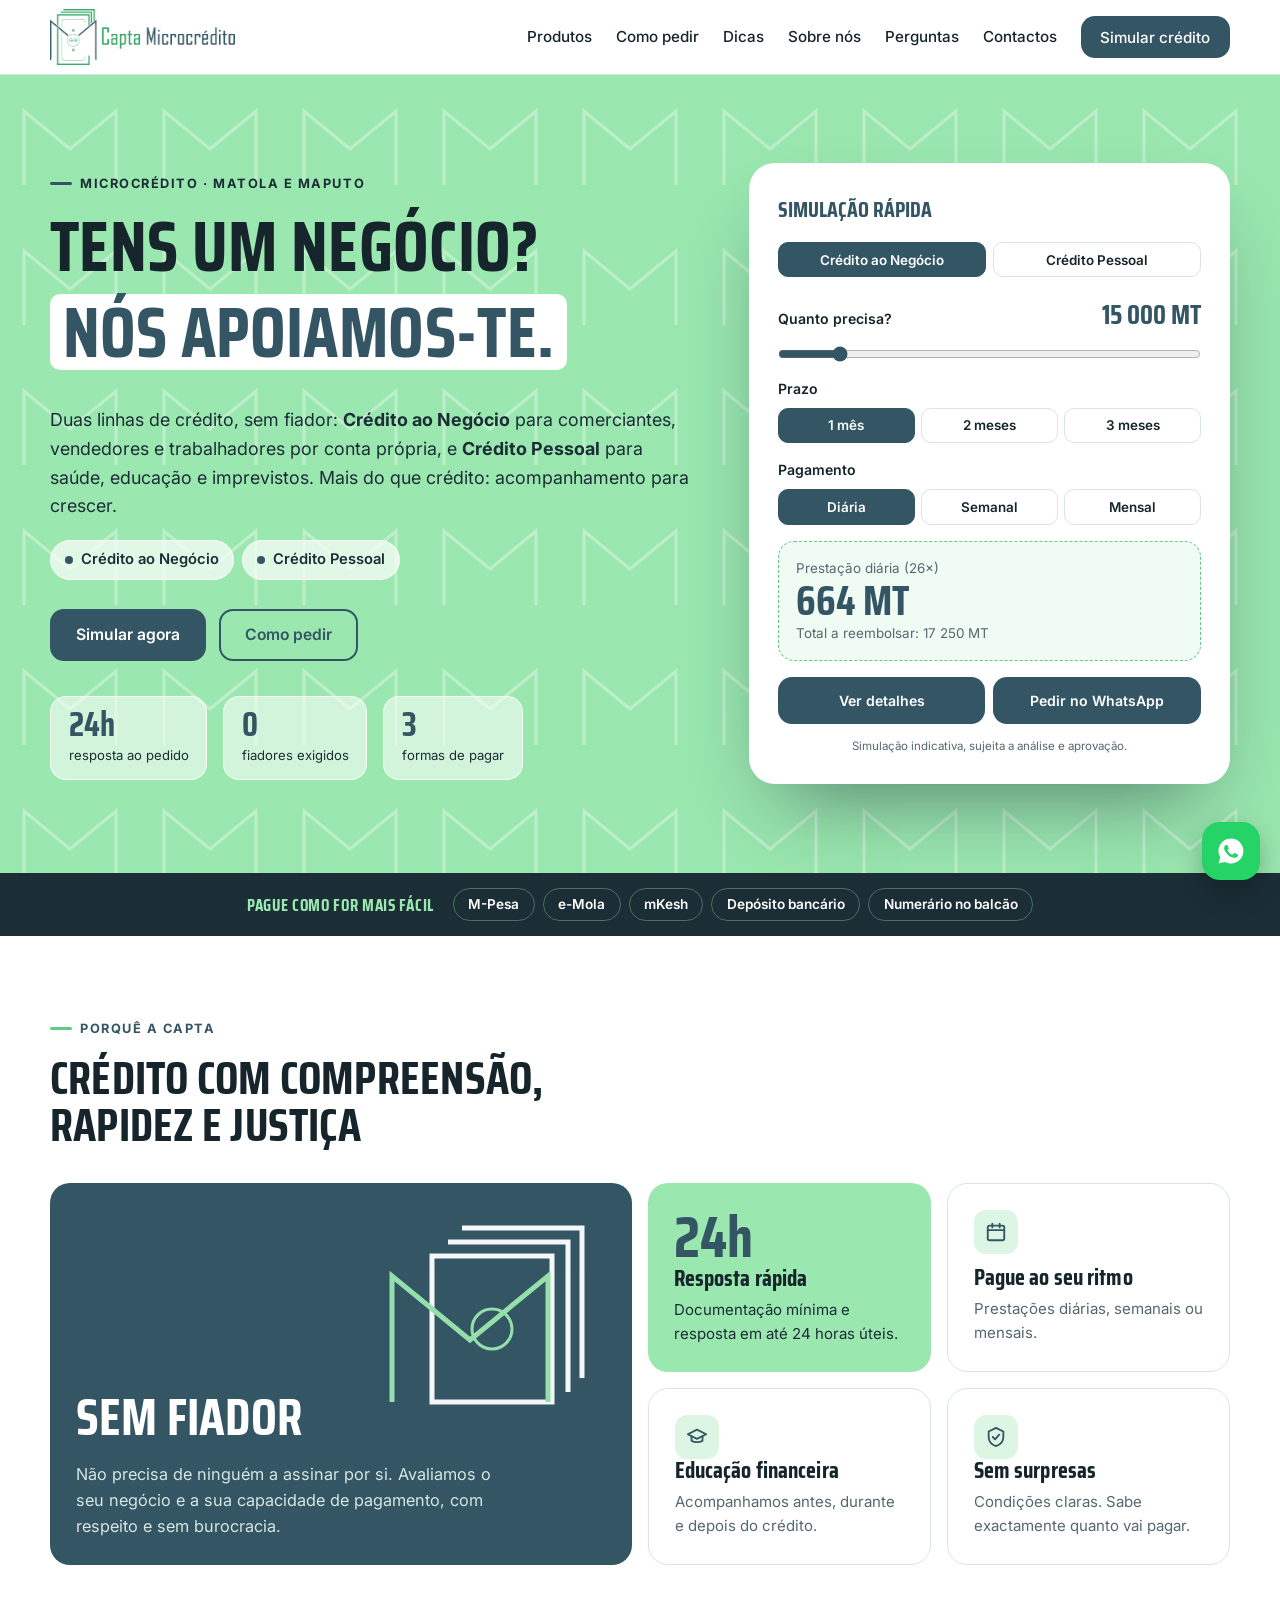
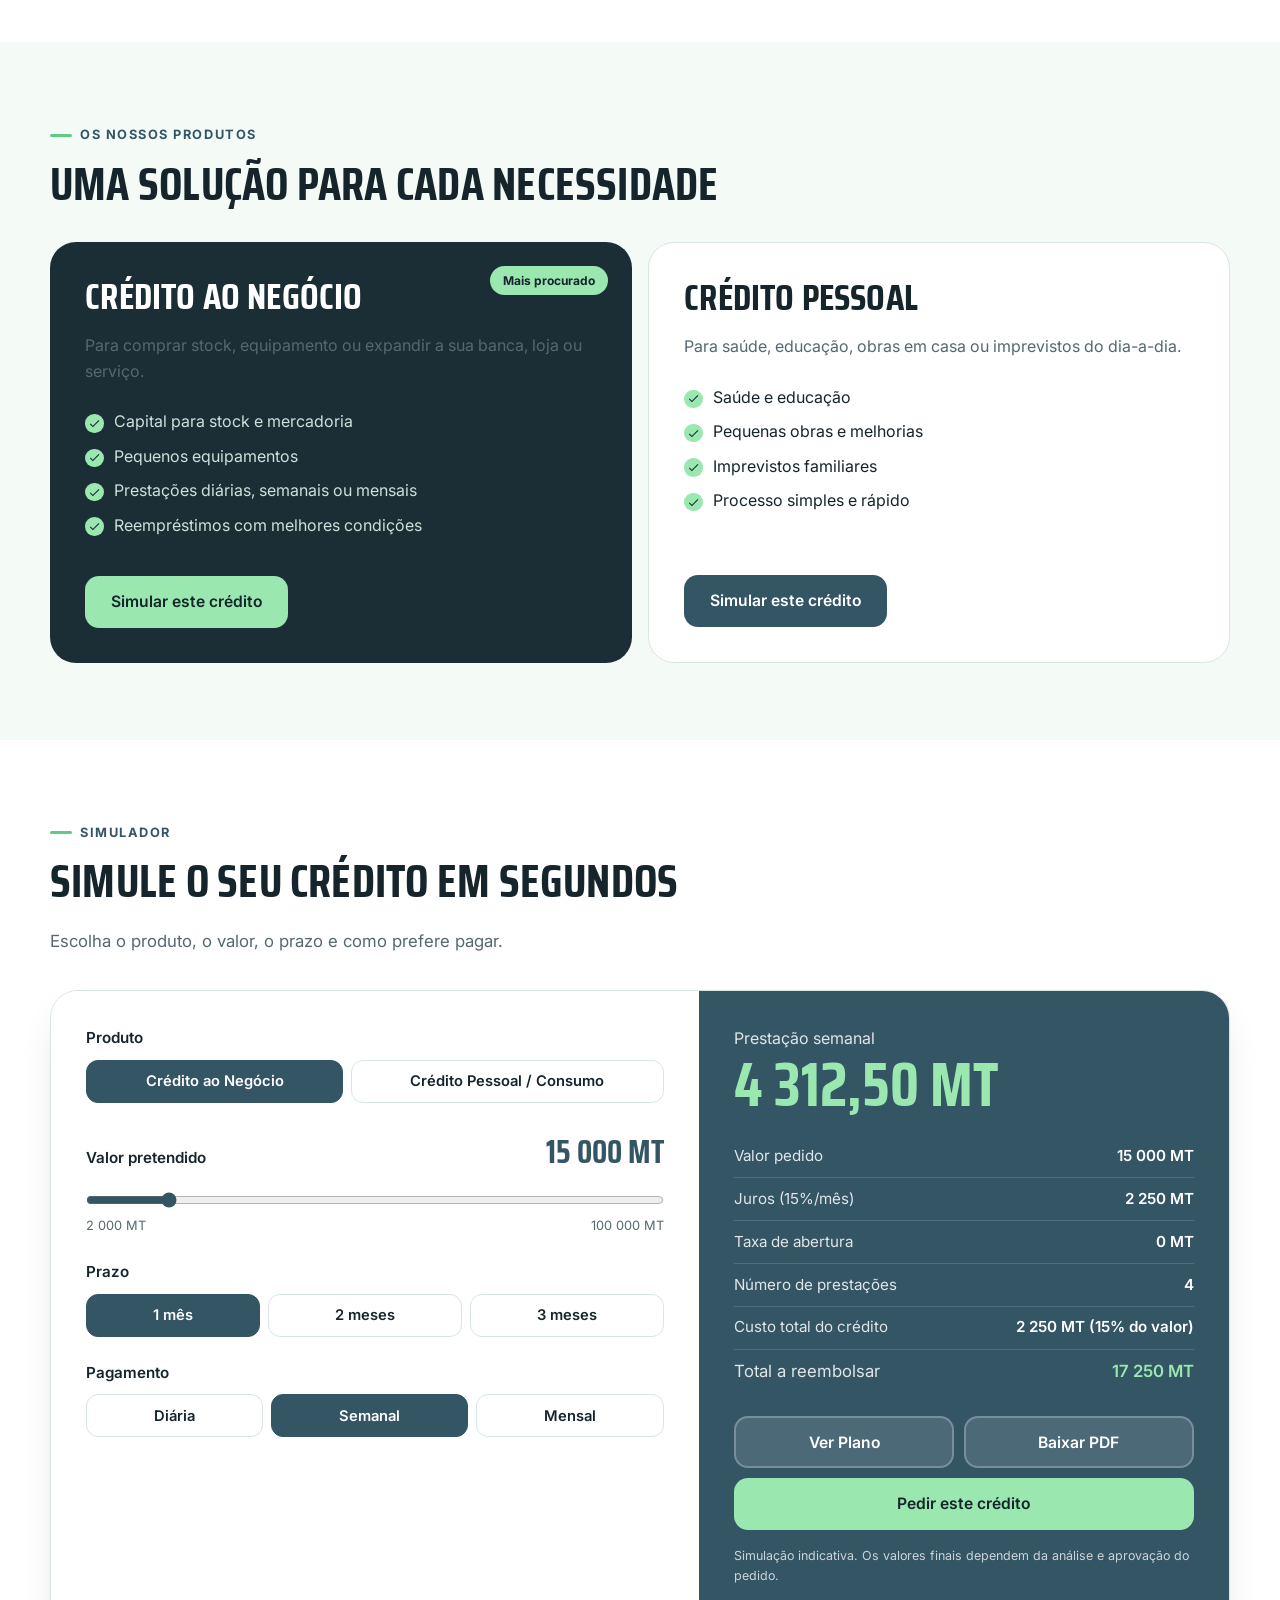
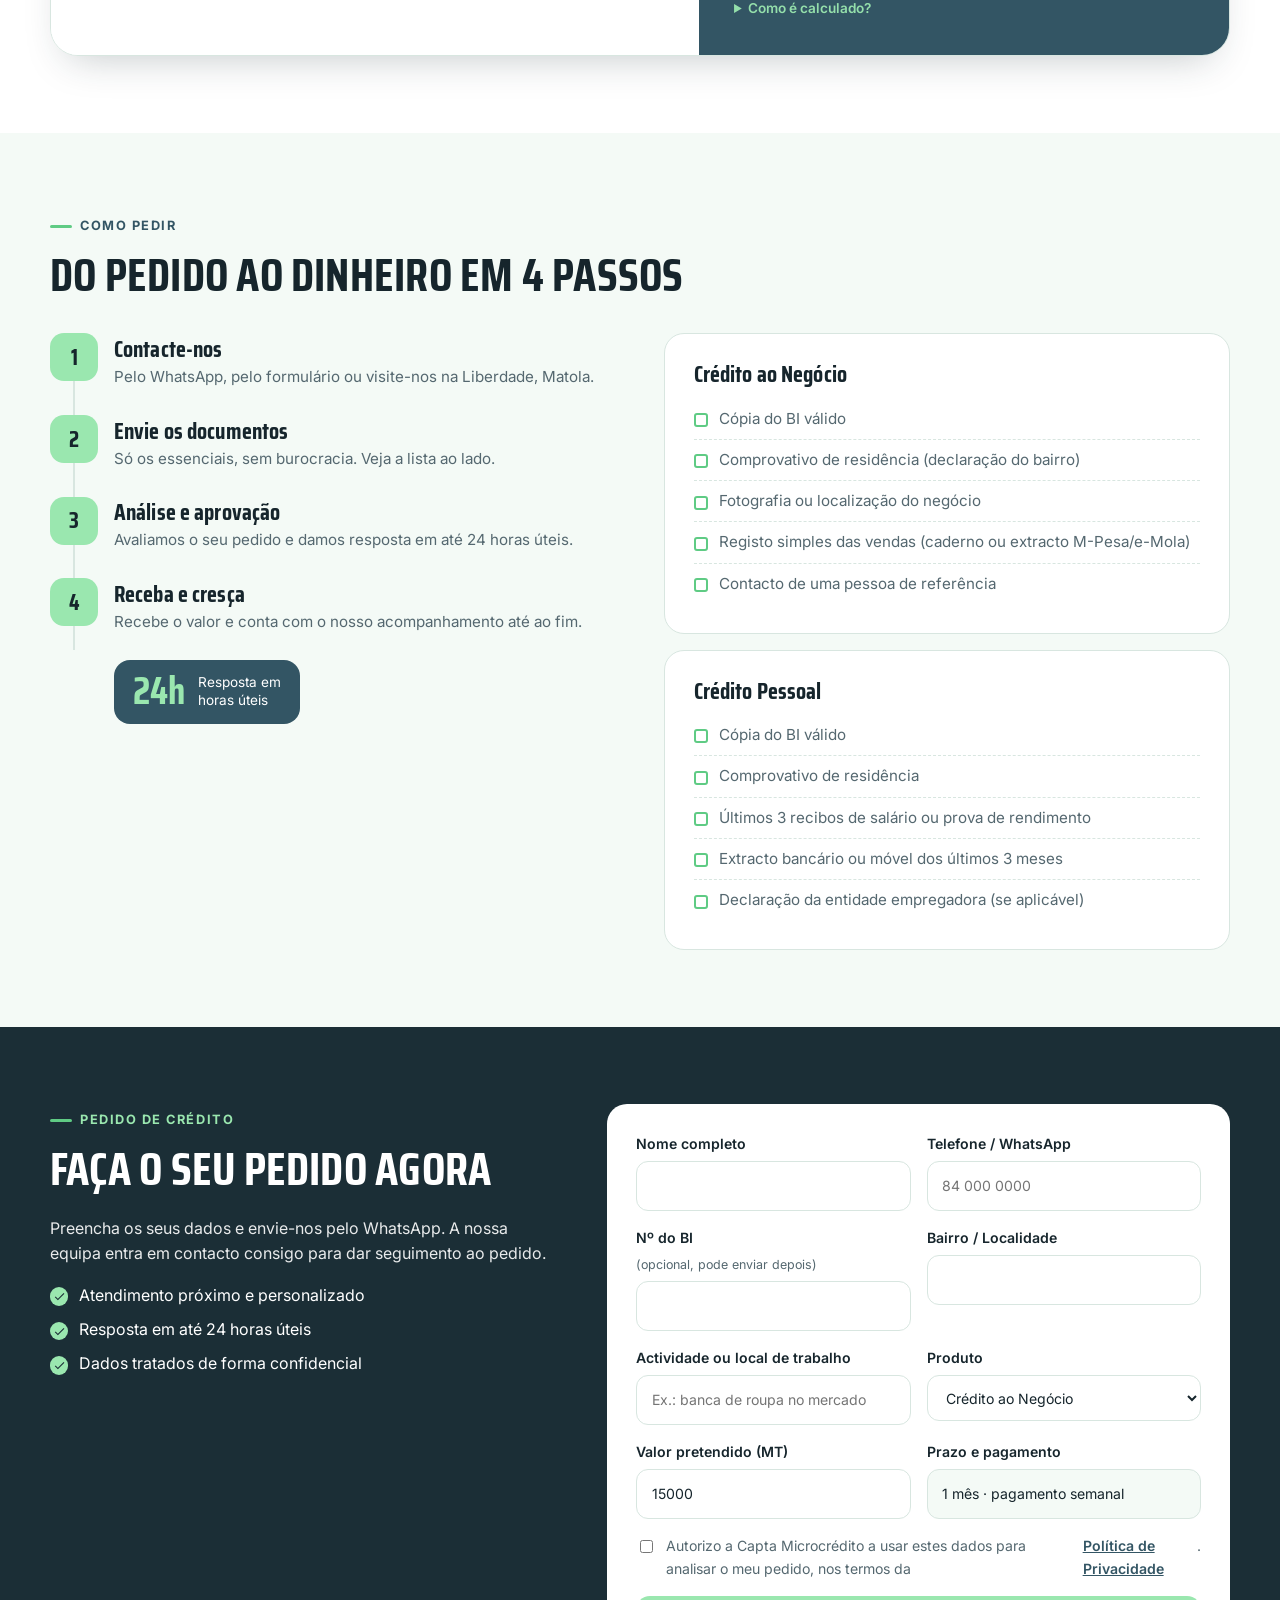
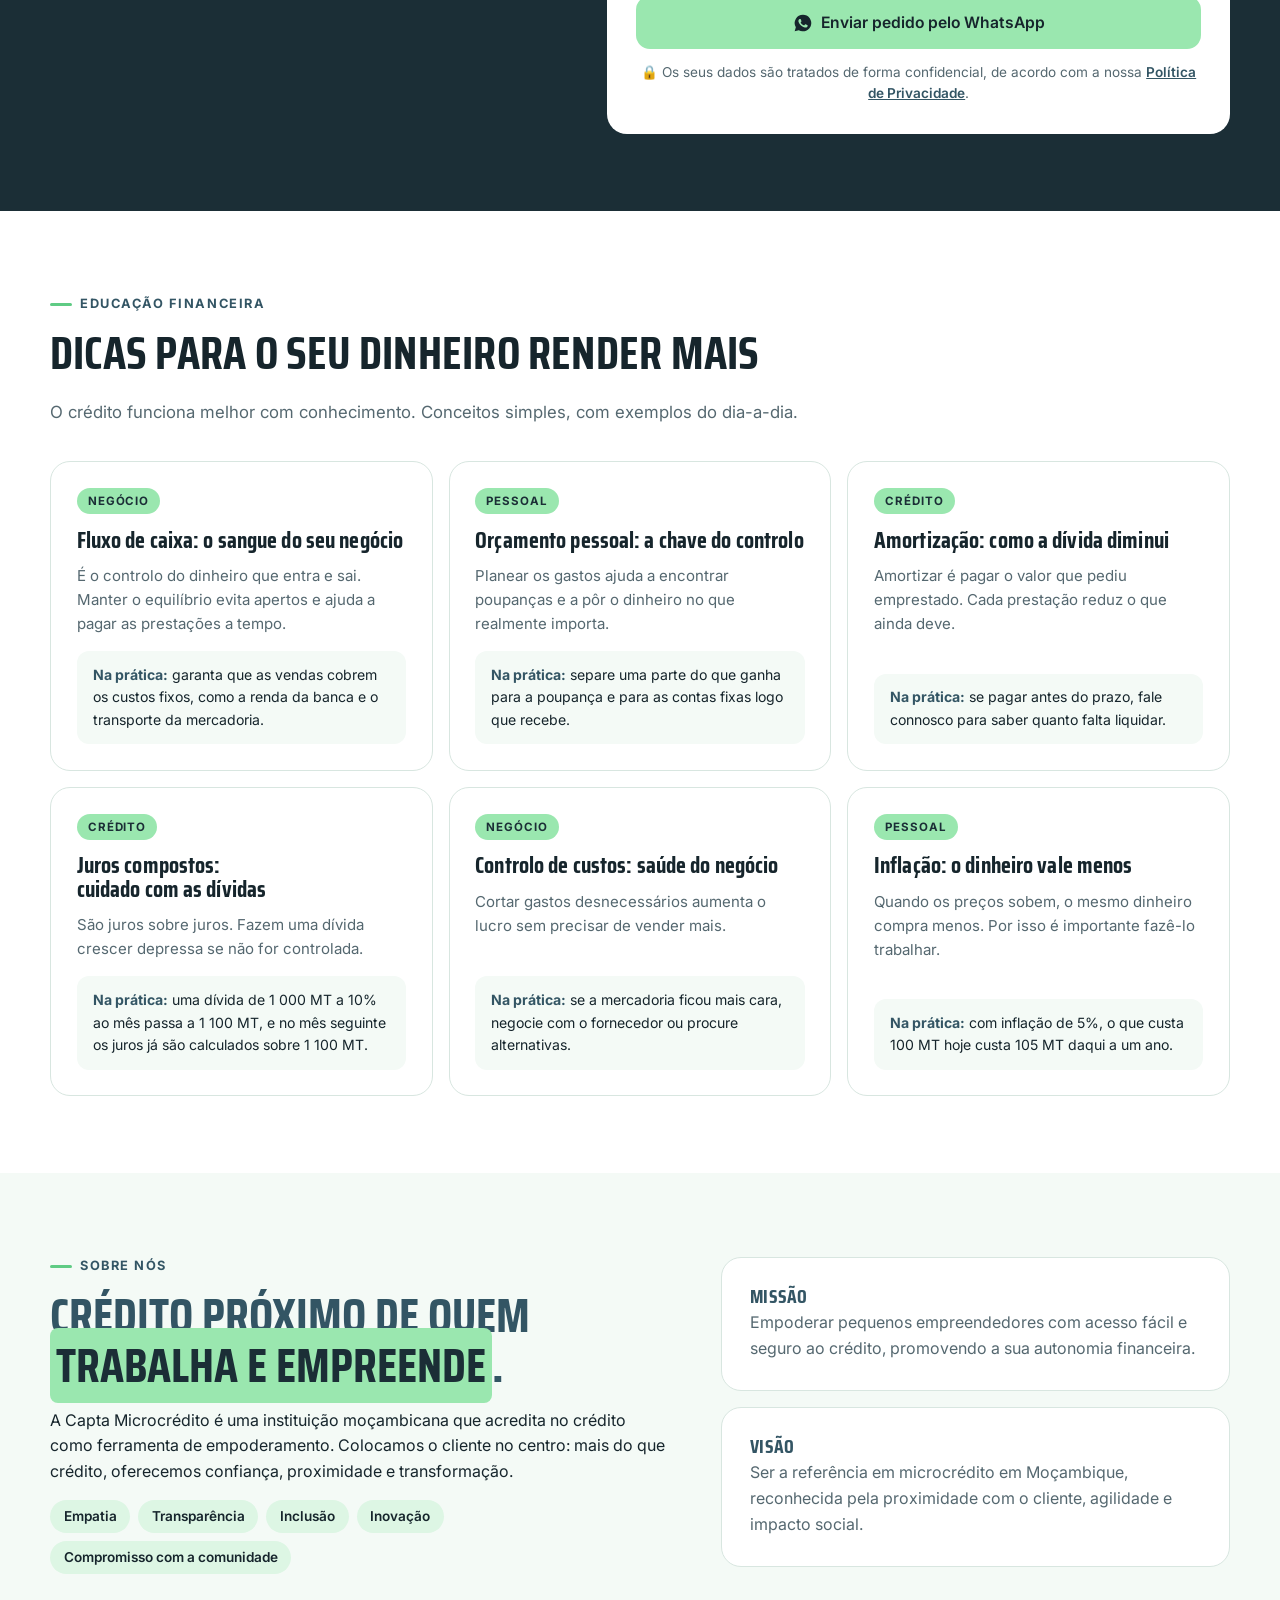
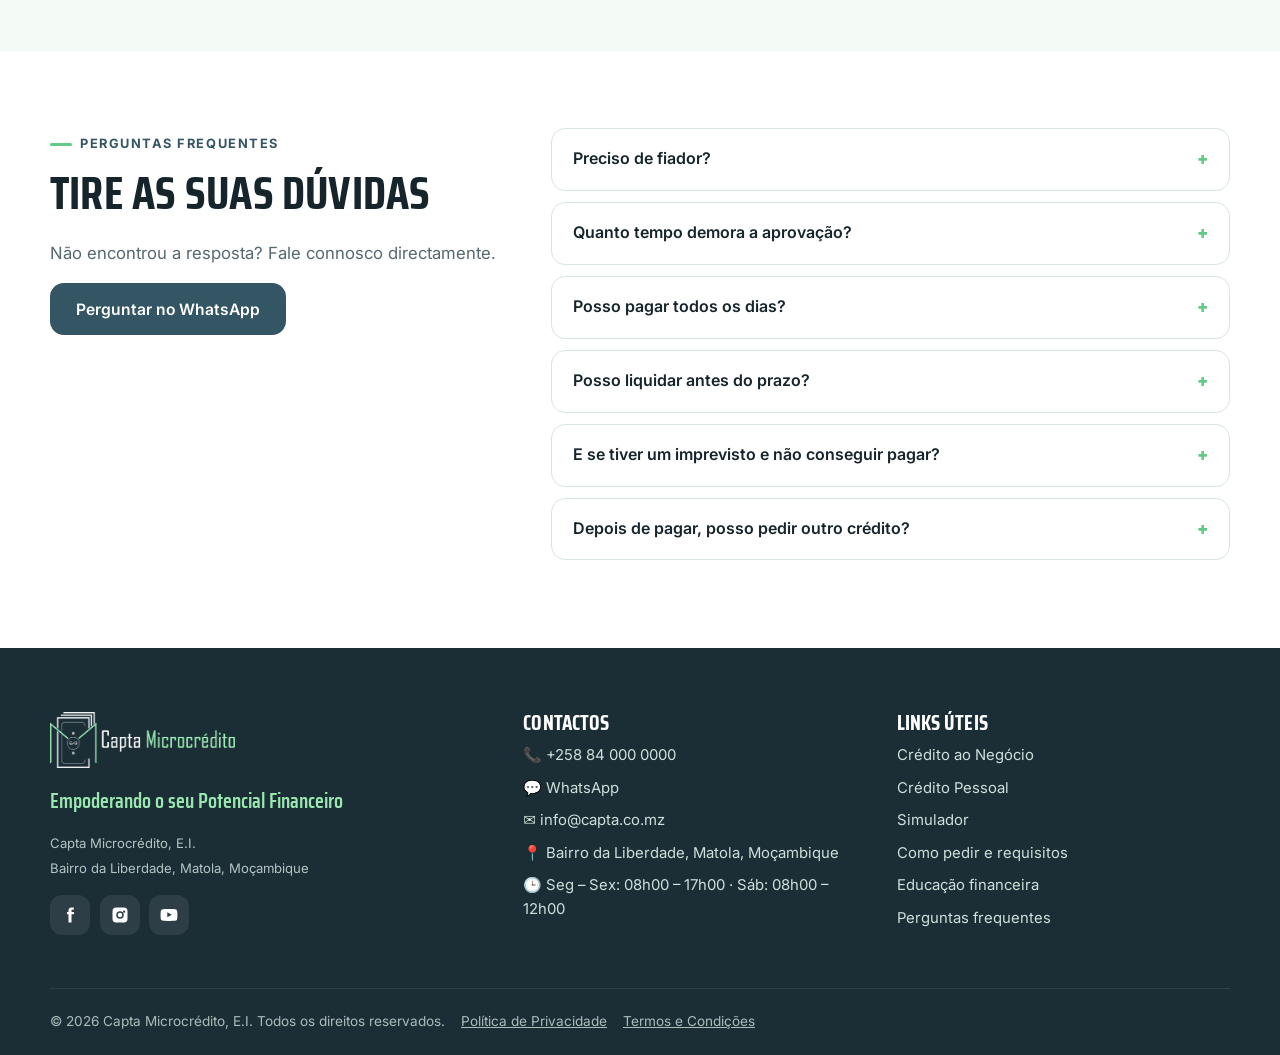
<file: index.html>
<!doctype html>
<html lang="pt">
<head>
  <meta charset="utf-8">
  <meta name="viewport" content="width=device-width, initial-scale=1">
  <title>Capta Microcrédito | Crédito rápido e justo em Moçambique</title>
  <meta name="description" content="Capta Microcrédito: crédito para o seu negócio e para as suas necessidades pessoais, sem fiador, com resposta em até 24 horas. Simule já.">
  <meta property="og:title" content="Capta Microcrédito — Empoderando o seu Potencial Financeiro">
  <meta property="og:description" content="Crédito rápido, justo e sem fiador para pequenos empreendedores. Simule online.">
  <link rel="icon" href="assets/favicon.png" type="image/png">
  <link rel="apple-touch-icon" href="assets/favicon.png">
  <meta name="theme-color" content="#9AE7AF">
  <link rel="canonical" href="https://chatgptwork242-pixel.github.io/Capta/">
  <meta property="og:type" content="website">
  <meta property="og:locale" content="pt_MZ">
  <meta property="og:url" content="https://chatgptwork242-pixel.github.io/Capta/">
  <meta property="og:image" content="https://chatgptwork242-pixel.github.io/Capta/assets/og-image.png">
  <meta property="og:image:width" content="1200">
  <meta property="og:image:height" content="630">
  <meta name="twitter:card" content="summary_large_image">
  <script type="application/ld+json">
  {"@context":"https://schema.org","@type":"FinancialService","name":"Capta Microcrédito","slogan":"Empoderando o seu Potencial Financeiro","description":"Microcrédito rápido, justo e sem fiador para pequenos empreendedores e particulares.","url":"https://chatgptwork242-pixel.github.io/Capta/","logo":"https://chatgptwork242-pixel.github.io/Capta/assets/logo.png","image":"https://chatgptwork242-pixel.github.io/Capta/assets/og-image.png","address":{"@type":"PostalAddress","addressLocality":"Matola","addressRegion":"Maputo","addressCountry":"MZ"},"areaServed":["Matola","Maputo"],"currenciesAccepted":"MZN"}
  </script>
  <link rel="preconnect" href="https://fonts.googleapis.com">
  <link rel="preconnect" href="https://fonts.gstatic.com" crossorigin>
  <link href="https://fonts.googleapis.com/css2?family=Saira+Condensed:wght@600;700&family=Inter:wght@400;500;600;700&display=swap" rel="stylesheet">
  <link rel="stylesheet" href="css/style.css?v=3.5">
</head>
<body>

<!-- ============ CABEÇALHO ============ -->
<header class="header" id="topo">
  <div class="container header__inner">
    <a href="#topo" class="logo" aria-label="Capta Microcrédito — início">
      <picture><source srcset="assets/logo-branco.png" media="(prefers-color-scheme: dark)"><img src="assets/logo.png" alt="Capta Microcrédito" width="165" height="50"></picture>
    </a>
    <button class="menu-toggle" aria-label="Abrir menu" aria-expanded="false">
      <span></span><span></span><span></span>
    </button>
    <nav class="nav" aria-label="Menu principal">
      <a href="#produtos">Produtos</a>
      <a href="#como-pedir">Como pedir</a>
      <a href="#dicas">Dicas</a>
      <a href="#sobre">Sobre nós</a>
      <a href="#faq">Perguntas</a>
      <a href="#contactos">Contactos</a>
      <a href="#simulador" class="btn btn--primary btn--sm">Simular crédito</a>
    </nav>
  </div>
</header>

<main>
<!-- ============ HERO ============ -->
<section class="hero">
  <div class="container hero__inner">
    <div class="hero__text">
      <span class="eyebrow">Microcrédito · Matola e Maputo</span>
      <h1>Tens um negócio? <span class="hl">Nós apoiamos-te.</span></h1>
      <p class="lead">Duas linhas de crédito, sem fiador: <strong>Crédito ao Negócio</strong> para comerciantes, vendedores e trabalhadores por conta própria, e <strong>Crédito Pessoal</strong> para saúde, educação e imprevistos. Mais do que crédito: acompanhamento para crescer.</p>
      <ul class="hero__prods"><li><a href="#produtos">Crédito ao Negócio</a></li><li><a href="#produtos">Crédito Pessoal</a></li></ul>
      <div class="hero__cta">
        <a href="#simulador" class="btn btn--accent">Simular agora</a>
        <a href="#como-pedir" class="btn btn--ghost">Como pedir</a>
      </div>
      <ul class="hero__stats">
        <li><strong>24h</strong><span>resposta ao pedido</span></li>
        <li><strong>0</strong><span>fiadores exigidos</span></li>
        <li><strong>3</strong><span>formas de pagar</span></li>
      </ul>
    </div>
    <div class="hero__card">
      <form class="qsim" onsubmit="return false" aria-label="Simulação rápida">
        <p class="qsim__title">Simulação rápida</p>
        <div class="qsim__pills" id="qProd" aria-label="Produto"></div>
        <div class="qsim__row"><label for="qValor">Quanto precisa?</label><output id="qValorOut" class="qsim__val">—</output></div>
        <input type="range" id="qValor">
        <div class="qsim__row"><span>Prazo</span></div>
        <div class="qsim__pills" id="qPrazo"></div>
        <div class="qsim__row"><span>Pagamento</span></div>
        <div class="qsim__pills" id="qFreq"></div>
        <div class="qsim__out" aria-live="polite">
          <p id="qPrestLabel">Prestação</p>
          <strong id="qPrest">—</strong>
          <p id="qTotal"></p>
        </div>
        <div class="qsim__actions">
          <a href="#simulador" class="btn btn--primary">Ver detalhes</a>
          <a href="#" class="btn btn--accent" id="qWa">Pedir no WhatsApp</a>
        </div>
        <p class="qsim__note">Simulação indicativa, sujeita a análise e aprovação.</p>
      </form>
    </div>
  </div>
</section>

<!-- ============ PAGAMENTOS ============ -->
<div class="paystrip">
  <div class="container paystrip__inner">
    <span class="paystrip__label">Pague como for mais fácil</span>
    <ul id="payList"></ul>
  </div>
</div>

<!-- ============ DIFERENCIAIS (bento) ============ -->
<section class="section" id="diferenciais">
  <div class="container">
    <div class="section__head">
      <span class="eyebrow">Porquê a Capta</span>
      <h2>Crédito com compreensão, rapidez e justiça</h2>
    </div>
    <div class="bento">
      <article class="tile tile--hero">
        <svg viewBox="0 0 240 200" fill="none" stroke-width="5" aria-hidden="true">
          <path d="M92 22h120v150" stroke="#fff"/><path d="M78 36h120v150" stroke="#fff"/>
          <rect x="62" y="50" width="120" height="146" stroke="#fff"/>
          <circle cx="122" cy="123" r="20" stroke="#9AE7AF" stroke-width="3"/>
          <path d="M22 196V70l78 64 78-64v126" stroke="#9AE7AF"/>
        </svg>
        <h3>Sem fiador</h3>
        <p>Não precisa de ninguém a assinar por si. Avaliamos o seu negócio e a sua capacidade de pagamento, com respeito e sem burocracia.</p>
      </article>
      <article class="tile tile--mint">
        <span class="tile__big">24h</span>
        <h3>Resposta rápida</h3>
        <p>Documentação mínima e resposta em até 24 horas úteis.</p>
      </article>
      <article class="tile">
        <div class="tile__icon"><svg viewBox="0 0 24 24"><rect x="3" y="5" width="18" height="16" rx="2"/><path d="M3 10h18M8 3v4M16 3v4"/></svg></div>
        <h3>Pague ao seu ritmo</h3>
        <p>Prestações diárias, semanais ou mensais.</p>
      </article>
      <article class="tile">
        <div class="tile__icon"><svg viewBox="0 0 24 24"><path d="M2 9l10-5 10 5-10 5z"/><path d="M6 11v5c3 2 9 2 12 0v-5"/></svg></div>
        <h3>Educação financeira</h3>
        <p>Acompanhamos antes, durante e depois do crédito.</p>
      </article>
      <article class="tile">
        <div class="tile__icon"><svg viewBox="0 0 24 24"><path d="M12 2l8 4v6c0 5-3.5 8.5-8 10-4.5-1.5-8-5-8-10V6z"/><path d="M8.5 12l2.5 2.5 4.5-5"/></svg></div>
        <h3>Sem surpresas</h3>
        <p>Condições claras. Sabe exactamente quanto vai pagar.</p>
      </article>
    </div>
  </div>
</section>

<!-- ============ PRODUTOS ============ -->
<section class="section section--tint" id="produtos">
  <div class="container">
    <div class="section__head">
      <span class="eyebrow">Os nossos produtos</span>
      <h2>Uma solução para cada necessidade</h2>
    </div>
    <div class="products">
      <article class="product product--dark">
        <div class="product__tag">Mais procurado</div>
        <h3>Crédito ao Negócio</h3>
        <p>Para comprar stock, equipamento ou expandir a sua banca, loja ou serviço.</p>
        <ul class="checks">
          <li>Capital para stock e mercadoria</li>
          <li>Pequenos equipamentos</li>
          <li>Prestações diárias, semanais ou mensais</li>
          <li>Reempréstimos com melhores condições</li>
        </ul>
        <a href="#simulador" class="btn btn--accent" data-produto="negocio">Simular este crédito</a>
      </article>
      <article class="product">
        <h3>Crédito Pessoal</h3>
        <p>Para saúde, educação, obras em casa ou imprevistos do dia-a-dia.</p>
        <ul class="checks">
          <li>Saúde e educação</li>
          <li>Pequenas obras e melhorias</li>
          <li>Imprevistos familiares</li>
          <li>Processo simples e rápido</li>
        </ul>
        <a href="#simulador" class="btn btn--primary" data-produto="consumo">Simular este crédito</a>
      </article>
    </div>
  </div>
</section>

<!-- ============ SIMULADOR ============ -->
<section class="section" id="simulador">
  <div class="container">
    <div class="section__head">
      <span class="eyebrow">Simulador</span>
      <h2>Simule o seu crédito em segundos</h2>
      <p>Escolha o produto, o valor, o prazo e como prefere pagar.</p>
    </div>

    <div class="sim">
      <form class="sim__form" id="simForm" onsubmit="return false">
        <fieldset class="seg" aria-label="Produto">
          <legend>Produto</legend>
          <div class="seg__opts" id="simProduto"></div>
        </fieldset>
        <div class="field">
          <div class="field__row">
            <label for="simValor">Valor pretendido</label>
            <output id="simValorOut" class="field__val">—</output>
          </div>
          <input type="range" id="simValor">
          <div class="field__minmax"><span id="simMin"></span><span id="simMax"></span></div>
        </div>
        <fieldset class="seg" aria-label="Prazo">
          <legend>Prazo</legend>
          <div class="seg__opts" id="simPrazo"></div>
        </fieldset>
        <fieldset class="seg" aria-label="Frequência de pagamento">
          <legend>Pagamento</legend>
          <div class="seg__opts" id="simFreq"></div>
        </fieldset>
      </form>

      <div class="sim__result" aria-live="polite">
        <p class="sim__label" id="resPrestLabel">Prestação</p>
        <p class="sim__big" id="resPrest">—</p>
        <dl class="sim__list">
          <div><dt>Valor pedido</dt><dd id="resValor">—</dd></div>
          <div><dt>Juros (<span id="resTaxa"></span>)</dt><dd id="resJuros">—</dd></div>
          <div id="resAberturaRow"><dt>Taxa de abertura</dt><dd id="resAbertura">—</dd></div>
          <div><dt>Número de prestações</dt><dd id="resN">—</dd></div>
          <div><dt>Custo total do crédito</dt><dd id="resCusto">—</dd></div>
          <div class="sim__total"><dt>Total a reembolsar</dt><dd id="resTotal">—</dd></div>
        </dl>
        <div class="sim__actions">
          <button type="button" class="btn btn--light" id="btnPlano">Ver Plano</button>
          <button type="button" class="btn btn--light" id="btnPdf">Baixar PDF</button>
          <a href="#pedido" class="btn btn--accent" id="btnPedir">Pedir este crédito</a>
        </div>
        <p class="sim__disclaimer">Simulação indicativa. Os valores finais dependem da análise e aprovação do pedido.</p>
        <details class="calc"><summary>Como é calculado?</summary><p><b>Juros</b> = valor pedido × taxa mensal × número de meses.<br><b>Total a reembolsar</b> = valor pedido + juros<span id="calcAbertura"> + taxa de abertura</span>.<br><b>Prestação</b> = total ÷ número de prestações (diária: 26 por mês, de segunda a sábado; semanal: 4 por mês; mensal: 1 por mês).</p></details>
      </div>
    </div>

    <div class="plano" id="plano" hidden>
      <div class="plano__head">
        <h3>Plano de pagamento</h3>
        <p id="planoResumo"></p>
      </div>
      <div class="table-wrap">
        <table>
          <thead><tr><th>Nº</th><th>Data prevista</th><th>Prestação</th><th>Saldo em dívida</th></tr></thead>
          <tbody id="planoBody"></tbody>
        </table>
      </div>
    </div>
  </div>
</section>

<!-- ============ COMO PEDIR (passos + requisitos) ============ -->
<section class="section section--tint" id="como-pedir">
  <div class="container">
    <div class="section__head">
      <span class="eyebrow">Como pedir</span>
      <h2>Do pedido ao dinheiro em 4 passos</h2>
    </div>
    <div class="howto">
      <div class="howto__steps">
      <ol class="steps">
        <li><span class="steps__n">1</span><div><h3>Contacte-nos</h3><p>Pelo WhatsApp, pelo formulário ou visite-nos na Liberdade, Matola.</p></div></li>
        <li><span class="steps__n">2</span><div><h3>Envie os documentos</h3><p>Só os essenciais, sem burocracia. Veja a lista ao lado.</p></div></li>
        <li><span class="steps__n">3</span><div><h3>Análise e aprovação</h3><p>Avaliamos o seu pedido e damos resposta em até 24 horas úteis.</p></div></li>
        <li><span class="steps__n">4</span><div><h3>Receba e cresça</h3><p>Recebe o valor e conta com o nosso acompanhamento até ao fim.</p></div></li>
      </ol>
      <p class="badge-24"><strong>24h</strong><span>Resposta em<br>horas úteis</span></p>
      </div>
      <div class="req-cards" id="requisitos">
        <div class="card">
          <h3>Crédito ao Negócio</h3>
          <ul class="docs">
            <li>Cópia do BI válido</li>
            <li>Comprovativo de residência (declaração do bairro)</li>
            <li>Fotografia ou localização do negócio</li>
            <li>Registo simples das vendas (caderno ou extracto M-Pesa/e-Mola)</li>
            <li>Contacto de uma pessoa de referência</li>
          </ul>
        </div>
        <div class="card">
          <h3>Crédito Pessoal</h3>
          <ul class="docs">
            <li>Cópia do BI válido</li>
            <li>Comprovativo de residência</li>
            <li>Últimos 3 recibos de salário ou prova de rendimento</li>
            <li>Extracto bancário ou móvel dos últimos 3 meses</li>
            <li>Declaração da entidade empregadora (se aplicável)</li>
          </ul>
        </div>
      </div>
    </div>
  </div>
</section>

<!-- ============ PEDIDO ============ -->
<section class="section section--dark" id="pedido">
  <div class="container pedido">
    <div class="pedido__text">
      <span class="eyebrow eyebrow--light">Pedido de crédito</span>
      <h2>Faça o seu pedido agora</h2>
      <p>Preencha os seus dados e envie-nos pelo WhatsApp. A nossa equipa entra em contacto consigo para dar seguimento ao pedido.</p>
      <ul class="checks">
        <li>Atendimento próximo e personalizado</li>
        <li>Resposta em até 24 horas úteis</li>
        <li>Dados tratados de forma confidencial</li>
      </ul>
    </div>
    <form class="card form" id="pedidoForm" novalidate>
      <div class="form__grid">
        <label>Nome completo<input name="nome" required autocomplete="name"></label>
        <label>Telefone / WhatsApp<input name="telefone" required inputmode="tel" autocomplete="tel" placeholder="84 000 0000"></label>
        <label>Nº do BI <span class="form__hint">(opcional, pode enviar depois)</span><input name="bi"></label>
        <label>Bairro / Localidade<input name="bairro" required></label>
        <label>Actividade ou local de trabalho<input name="actividade" required placeholder="Ex.: banca de roupa no mercado"></label>
        <label>Produto
          <select name="produto" id="pedidoProduto"></select>
        </label>
        <label>Valor pretendido (MT)<input name="valor" id="pedidoValor" inputmode="numeric" required></label>
        <label>Prazo e pagamento<input name="prazo" id="pedidoPrazo" readonly></label>
      </div>
      <label class="consent"><input type="checkbox" name="consent" required> Autorizo a Capta Microcrédito a usar estes dados para analisar o meu pedido, nos termos da <a href="privacidade.html" target="_blank" rel="noopener">Política de Privacidade</a>.</label>
      <p class="form__error" id="pedidoErro" hidden>Por favor preencha todos os campos e aceite a autorização.</p>
      <button type="submit" class="btn btn--accent btn--block">
        <svg class="wa-ico" viewBox="0 0 24 24" aria-hidden="true"><path d="M12 2a10 10 0 0 0-8.6 15.1L2 22l5-1.3A10 10 0 1 0 12 2zm5.4 14.2c-.2.6-1.3 1.2-1.8 1.2-.5.1-1 .2-3.3-.7-2.8-1.1-4.5-4-4.7-4.2-.1-.2-1.1-1.5-1.1-2.8 0-1.4.7-2 1-2.3.2-.3.5-.3.7-.3h.5c.2 0 .4 0 .6.5l.8 2c.1.2.1.3 0 .5l-.3.5-.4.4c-.1.1-.3.3-.1.6.2.3.7 1.2 1.5 1.9 1 .9 1.9 1.2 2.2 1.3.3.1.4.1.6-.1l.8-1c.2-.3.4-.2.6-.1l2 .9c.3.1.5.2.5.3.1.1.1.7-.1 1.3z"/></svg>
        Enviar pedido pelo WhatsApp
      </button>
      <p class="form__note">🔒 Os seus dados são tratados de forma confidencial, de acordo com a nossa <a href="privacidade.html" target="_blank" rel="noopener">Política de Privacidade</a>.</p>
    </form>
  </div>
</section>

<!-- ============ EDUCAÇÃO FINANCEIRA ============ -->
<section class="section" id="dicas">
  <div class="container">
    <div class="section__head">
      <span class="eyebrow">Educação financeira</span>
      <h2>Dicas para o seu dinheiro render mais</h2>
      <p>O crédito funciona melhor com conhecimento. Conceitos simples, com exemplos do dia-a-dia.</p>
    </div>
    <div class="edu">
      <article class="edu__card">
        <span class="edu__tag">Negócio</span>
        <h3>Fluxo de caixa: o sangue do seu negócio</h3>
        <p>É o controlo do dinheiro que entra e sai. Manter o equilíbrio evita apertos e ajuda a pagar as prestações a tempo.</p>
        <div class="edu__ex"><b>Na prática:</b> garanta que as vendas cobrem os custos fixos, como a renda da banca e o transporte da mercadoria.</div>
      </article>
      <article class="edu__card">
        <span class="edu__tag">Pessoal</span>
        <h3>Orçamento pessoal: a chave do controlo</h3>
        <p>Planear os gastos ajuda a encontrar poupanças e a pôr o dinheiro no que realmente importa.</p>
        <div class="edu__ex"><b>Na prática:</b> separe uma parte do que ganha para a poupança e para as contas fixas logo que recebe.</div>
      </article>
      <article class="edu__card">
        <span class="edu__tag">Crédito</span>
        <h3>Amortização: como a dívida diminui</h3>
        <p>Amortizar é pagar o valor que pediu emprestado. Cada prestação reduz o que ainda deve.</p>
        <div class="edu__ex"><b>Na prática:</b> se pagar antes do prazo, fale connosco para saber quanto falta liquidar.</div>
      </article>
      <article class="edu__card">
        <span class="edu__tag">Crédito</span>
        <h3>Juros compostos: cuidado com as dívidas</h3>
        <p>São juros sobre juros. Fazem uma dívida crescer depressa se não for controlada.</p>
        <div class="edu__ex"><b>Na prática:</b> uma dívida de 1 000 MT a 10% ao mês passa a 1 100 MT, e no mês seguinte os juros já são calculados sobre 1 100 MT.</div>
      </article>
      <article class="edu__card">
        <span class="edu__tag">Negócio</span>
        <h3>Controlo de custos: saúde do negócio</h3>
        <p>Cortar gastos desnecessários aumenta o lucro sem precisar de vender mais.</p>
        <div class="edu__ex"><b>Na prática:</b> se a mercadoria ficou mais cara, negocie com o fornecedor ou procure alternativas.</div>
      </article>
      <article class="edu__card">
        <span class="edu__tag">Pessoal</span>
        <h3>Inflação: o dinheiro vale menos</h3>
        <p>Quando os preços sobem, o mesmo dinheiro compra menos. Por isso é importante fazê-lo trabalhar.</p>
        <div class="edu__ex"><b>Na prática:</b> com inflação de 5%, o que custa 100 MT hoje custa 105 MT daqui a um ano.</div>
      </article>
    </div>
  </div>
</section>

<!-- ============ SOBRE ============ -->
<section class="section section--tint" id="sobre">
  <div class="container about">
    <div>
      <span class="eyebrow">Sobre nós</span>
      <p class="about__quote">Crédito próximo de quem <span>trabalha e empreende</span>.</p>
      <p>A Capta Microcrédito é uma instituição moçambicana que acredita no crédito como ferramenta de empoderamento. Colocamos o cliente no centro: mais do que crédito, oferecemos confiança, proximidade e transformação.</p>
      <ul class="pills">
        <li>Empatia</li><li>Transparência</li><li>Inclusão</li><li>Inovação</li><li>Compromisso com a comunidade</li>
      </ul>
    </div>
    <div class="mvv">
      <article class="card">
        <h3>Missão</h3>
        <p>Empoderar pequenos empreendedores com acesso fácil e seguro ao crédito, promovendo a sua autonomia financeira.</p>
      </article>
      <article class="card">
        <h3>Visão</h3>
        <p>Ser a referência em microcrédito em Moçambique, reconhecida pela proximidade com o cliente, agilidade e impacto social.</p>
      </article>
    </div>
  </div>
</section>

<!-- ============ FAQ ============ -->
<section class="section" id="faq">
  <div class="container faqwrap">
    <div class="section__head" style="margin:0">
      <span class="eyebrow">Perguntas frequentes</span>
      <h2>Tire as suas dúvidas</h2>
      <p>Não encontrou a resposta? Fale connosco directamente.</p>
      <a href="#" class="btn btn--primary" id="faqWa">Perguntar no WhatsApp</a>
    </div>
    <div class="faq">
      <details><summary>Preciso de fiador?</summary><p>Não. Na Capta o fiador não é obrigatório. Avaliamos o seu negócio ou rendimento e a sua capacidade de pagamento.</p></details>
      <details><summary>Quanto tempo demora a aprovação?</summary><p>Depois de recebermos os documentos, damos resposta em até 24 horas úteis.</p></details>
      <details><summary>Posso pagar todos os dias?</summary><p>Sim. Pode escolher prestações diárias, semanais ou mensais, conforme o ritmo das suas vendas.</p></details>
      <details><summary>Posso liquidar antes do prazo?</summary><p>Sim. Fale connosco para saber o valor exacto para liquidação antecipada.</p></details>
      <details><summary>E se tiver um imprevisto e não conseguir pagar?</summary><p>Contacte-nos logo. Acompanhamos os nossos clientes e procuramos, em conjunto, a melhor solução.</p></details>
      <details><summary>Depois de pagar, posso pedir outro crédito?</summary><p>Sim. Clientes que cumprem têm acesso a reempréstimos com melhores condições.</p></details>
    </div>
  </div>
</section>
</main>

<!-- ============ RODAPÉ ============ -->
<footer class="footer" id="contactos">
  <div class="container footer__grid">
    <div>
      <img src="assets/logo-branco.png" alt="Capta Microcrédito" width="185" height="56" style="height:56px;width:auto">
      <p class="footer__slogan">Empoderando o seu Potencial Financeiro</p>
      <ul class="footer__inst" id="footerInst"><li>Capta Microcrédito, E.I.</li><li>Bairro da Liberdade, Matola – Moçambique</li></ul>
      <div class="social">
        <a id="lnkFacebook" href="#" aria-label="Facebook"><svg viewBox="0 0 24 24"><path d="M14 8V6c0-.9.6-1 1-1h2V2h-3c-3 0-4 2-4 4v2H8v3h2v11h4V11h3l.5-3H14z"/></svg></a>
        <a id="lnkInstagram" href="#" aria-label="Instagram"><svg viewBox="0 0 24 24"><path d="M7 2h10a5 5 0 0 1 5 5v10a5 5 0 0 1-5 5H7a5 5 0 0 1-5-5V7a5 5 0 0 1 5-5zm5 5a5 5 0 1 0 0 10 5 5 0 0 0 0-10zm0 2a3 3 0 1 1 0 6 3 3 0 0 1 0-6zm5.5-3a1.5 1.5 0 1 0 0 3 1.5 1.5 0 0 0 0-3z"/></svg></a>
        <a id="lnkYoutube" href="#" aria-label="YouTube"><svg viewBox="0 0 24 24"><path d="M23 7.5s-.2-1.6-.9-2.3c-.9-.9-1.9-.9-2.3-1C16.5 4 12 4 12 4s-4.5 0-7.8.2c-.5.1-1.5.1-2.3 1C1.2 5.9 1 7.5 1 7.5S.8 9.4.8 11.3v1.4c0 1.9.2 3.8.2 3.8s.2 1.6.9 2.3c.9.9 2 .9 2.5 1 1.8.2 7.6.2 7.6.2s4.5 0 7.8-.2c.5-.1 1.5-.1 2.3-1 .7-.7.9-2.3.9-2.3s.2-1.9.2-3.8v-1.4c0-1.9-.2-3.8-.2-3.8zM9.7 15.1V8.4l6.1 3.4-6.1 3.3z"/></svg></a>
      </div>
    </div>
    <div>
      <h4>Contactos</h4>
      <ul class="footer__list" id="footerContactos">
        <li>📞 Telefone / WhatsApp: +258 84 000 0000</li>
        <li>✉️ info@capta.co.mz</li>
        <li>📍 Bairro da Liberdade, Matola, Moçambique</li>
        <li>🕒 Seg – Sex: 08h00 – 17h00 · Sáb: 08h00 – 12h00</li>
      </ul>
    </div>
    <div>
      <h4>Links úteis</h4>
      <ul class="footer__list">
        <li><a href="#produtos">Crédito ao Negócio</a></li>
        <li><a href="#produtos">Crédito Pessoal</a></li>
        <li><a href="#simulador">Simulador</a></li>
        <li><a href="#como-pedir">Como pedir e requisitos</a></li>
        <li><a href="#dicas">Educação financeira</a></li>
        <li><a href="#faq">Perguntas frequentes</a></li>
      </ul>
    </div>
  </div>
  <div class="container footer__bottom">
    <p class="footer__legal"><span>© <span id="ano"></span> Capta Microcrédito, E.I. Todos os direitos reservados.</span><a href="privacidade.html">Política de Privacidade</a><a href="termos.html">Termos e Condições</a></p>
  </div>
</footer>

<a class="wa-float" id="waFloat" href="#" target="_blank" rel="noopener" aria-label="Fale connosco no WhatsApp">
  <svg viewBox="0 0 24 24"><path d="M12 2a10 10 0 0 0-8.6 15.1L2 22l5-1.3A10 10 0 1 0 12 2zm5.4 14.2c-.2.6-1.3 1.2-1.8 1.2-.5.1-1 .2-3.3-.7-2.8-1.1-4.5-4-4.7-4.2-.1-.2-1.1-1.5-1.1-2.8 0-1.4.7-2 1-2.3.2-.3.5-.3.7-.3h.5c.2 0 .4 0 .6.5l.8 2c.1.2.1.3 0 .5l-.3.5-.4.4c-.1.1-.3.3-.1.6.2.3.7 1.2 1.5 1.9 1 .9 1.9 1.2 2.2 1.3.3.1.4.1.6-.1l.8-1c.2-.3.4-.2.6-.1l2 .9c.3.1.5.2.5.3.1.1.1.7-.1 1.3z"/></svg>
</a>

<nav class="mbar" aria-label="Acções rápidas">
  <a href="#simulador" class="btn btn--primary">Simular</a>
  <a href="#" class="btn btn--accent" id="mbarWa" target="_blank" rel="noopener">WhatsApp</a>
</nav>

<script src="js/config.js?v=3.5"></script>
<script src="js/main.js?v=3.5"></script>
<script src="js/extra.js?v=3.5"></script>
</body>
</html>
</file>
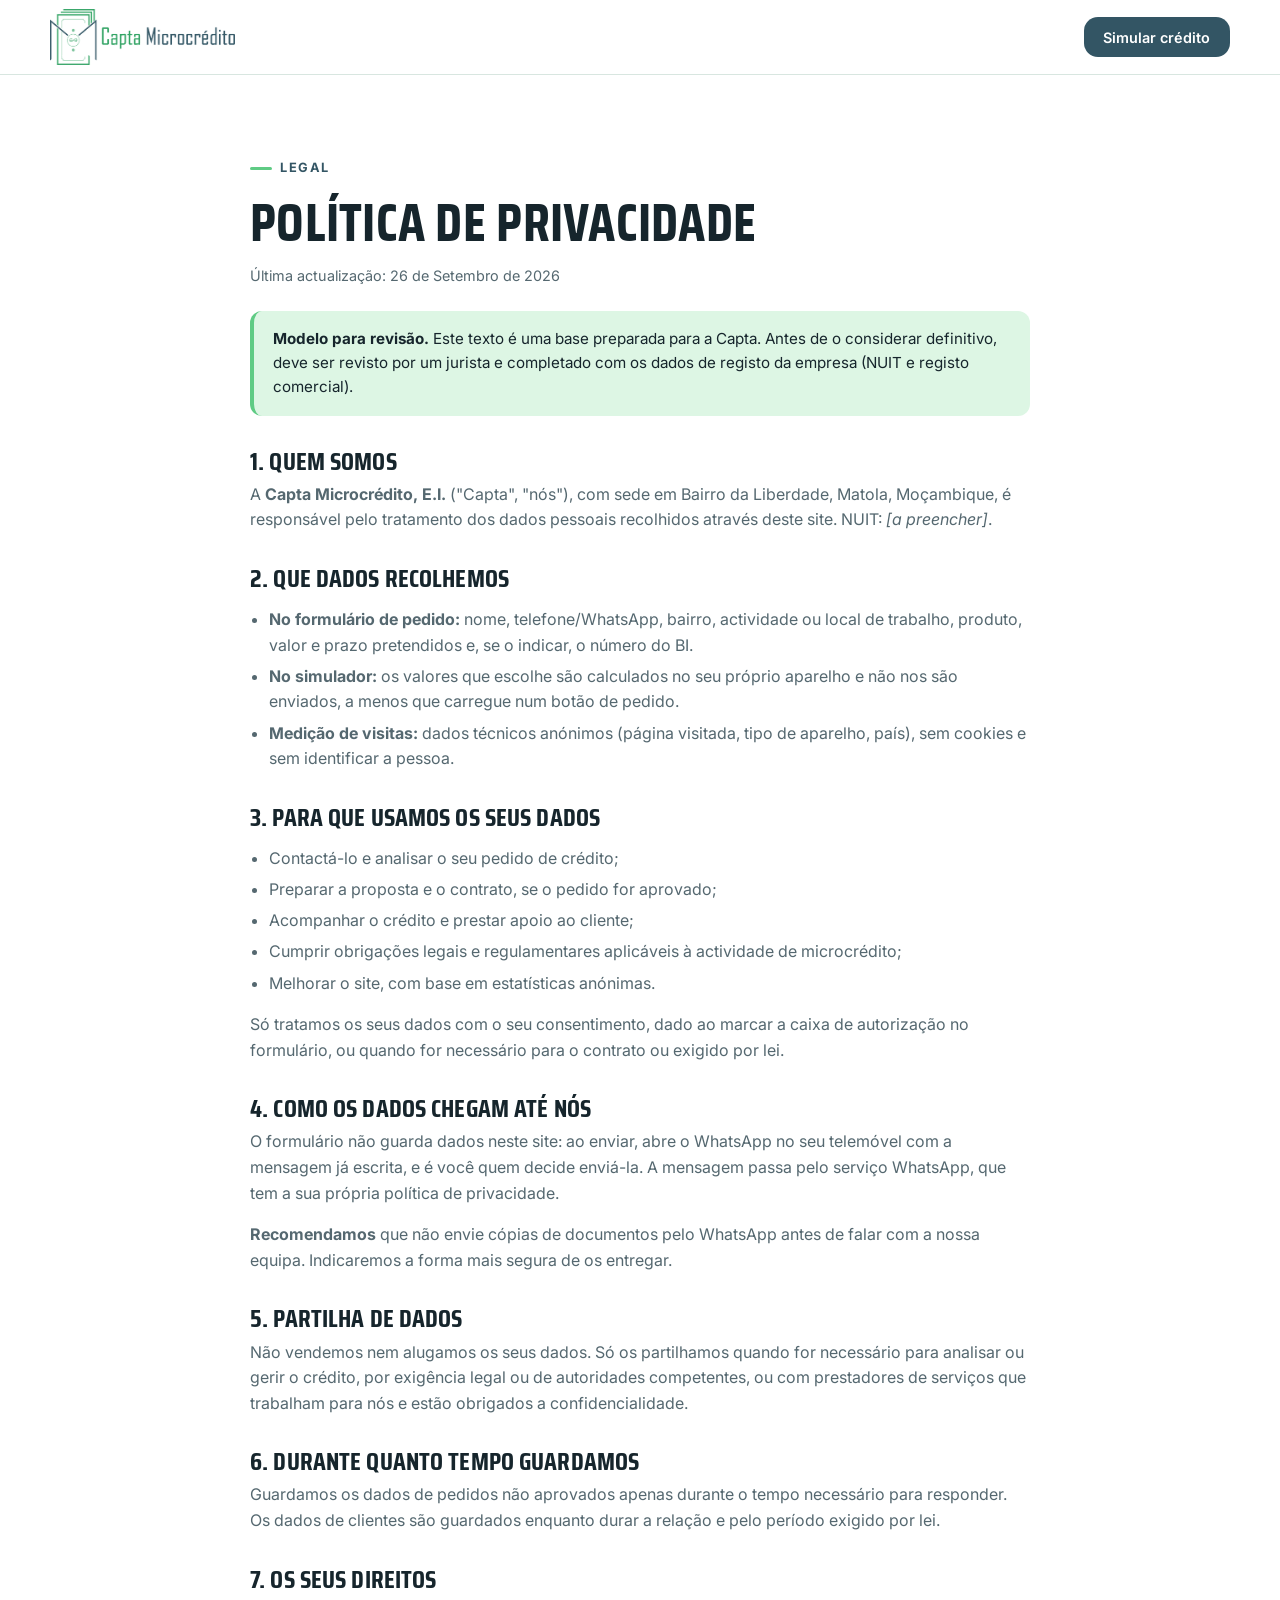
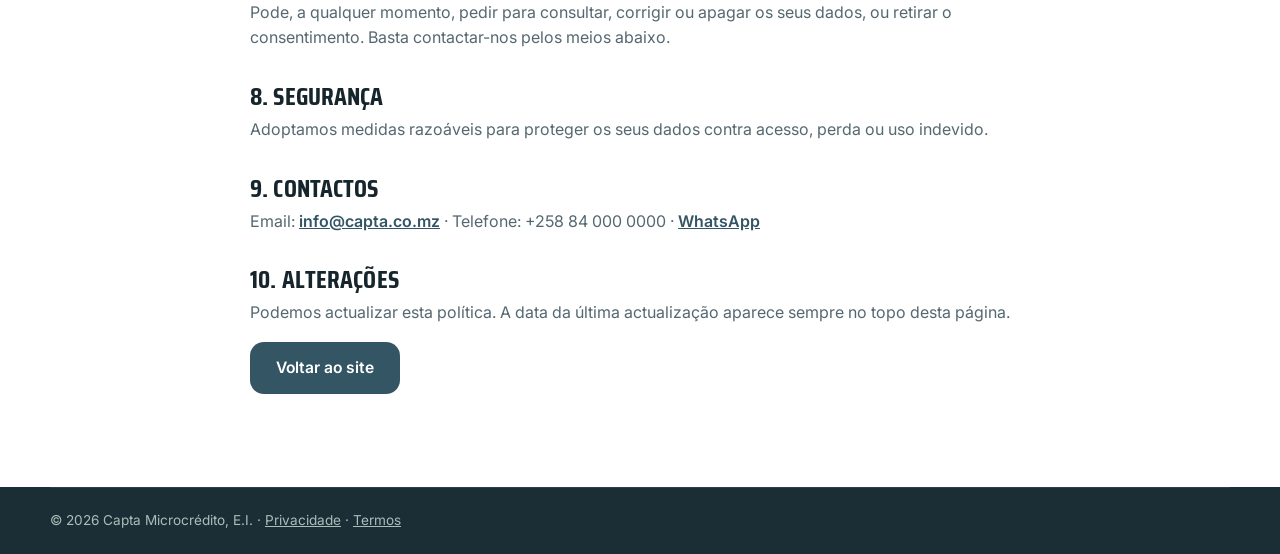
<file: privacidade.html>
<!doctype html>
<html lang="pt">
<head>
  <meta charset="utf-8">
  <meta name="viewport" content="width=device-width, initial-scale=1">
  <title>Política de Privacidade | Capta Microcrédito</title>
  <meta name="description" content="Como a Capta Microcrédito recolhe, usa e protege os seus dados pessoais.">
  <meta name="robots" content="index,follow">
  <link rel="icon" href="assets/favicon.png" type="image/png">
  <meta name="theme-color" content="#9AE7AF">
  <link rel="preconnect" href="https://fonts.googleapis.com">
  <link rel="preconnect" href="https://fonts.gstatic.com" crossorigin>
  <link href="https://fonts.googleapis.com/css2?family=Saira+Condensed:wght@600;700&family=Inter:wght@400;500;600;700&display=swap" rel="stylesheet">
  <link rel="stylesheet" href="css/style.css?v=3.2">
</head>
<body>
<header class="header">
  <div class="container header__inner">
    <a href="./" class="logo" aria-label="Capta Microcrédito — início">
      <picture><source srcset="assets/logo-branco.png" media="(prefers-color-scheme: dark)"><img src="assets/logo.png" alt="Capta Microcrédito" width="185" height="56"></picture>
    </a>
    <a href="./#simulador" class="btn btn--primary btn--sm">Simular crédito</a>
  </div>
</header>

<main class="section legal">
 <div class="container">
  <span class="eyebrow">Legal</span>
  <h1>Política de Privacidade</h1>
  <p class="legal__date">Última actualização: <time datetime="2026-09-26">26 de Setembro de 2026</time></p>
  <div class="legal__note"><strong>Modelo para revisão.</strong> Este texto é uma base preparada para a Capta. Antes de o considerar definitivo, deve ser revisto por um jurista e completado com os dados de registo da empresa (NUIT e registo comercial).</div>

  <h2>1. Quem somos</h2>
  <p>A <strong>Capta Microcrédito, E.I.</strong> ("Capta", "nós"), com sede em <span data-c="morada">Matola, Moçambique</span>, é responsável pelo tratamento dos dados pessoais recolhidos através deste site. NUIT: <em>[a preencher]</em>.</p>

  <h2>2. Que dados recolhemos</h2>
  <ul>
    <li><strong>No formulário de pedido:</strong> nome, telefone/WhatsApp, bairro, actividade ou local de trabalho, produto, valor e prazo pretendidos e, se o indicar, o número do BI.</li>
    <li><strong>No simulador:</strong> os valores que escolhe são calculados no seu próprio aparelho e não nos são enviados, a menos que carregue num botão de pedido.</li>
    <li><strong>Medição de visitas:</strong> dados técnicos anónimos (página visitada, tipo de aparelho, país), sem cookies e sem identificar a pessoa.</li>
  </ul>

  <h2>3. Para que usamos os seus dados</h2>
  <ul>
    <li>Contactá-lo e analisar o seu pedido de crédito;</li>
    <li>Preparar a proposta e o contrato, se o pedido for aprovado;</li>
    <li>Acompanhar o crédito e prestar apoio ao cliente;</li>
    <li>Cumprir obrigações legais e regulamentares aplicáveis à actividade de microcrédito;</li>
    <li>Melhorar o site, com base em estatísticas anónimas.</li>
  </ul>
  <p>Só tratamos os seus dados com o seu consentimento, dado ao marcar a caixa de autorização no formulário, ou quando for necessário para o contrato ou exigido por lei.</p>

  <h2>4. Como os dados chegam até nós</h2>
  <p>O formulário não guarda dados neste site: ao enviar, abre o WhatsApp no seu telemóvel com a mensagem já escrita, e é você quem decide enviá-la. A mensagem passa pelo serviço WhatsApp, que tem a sua própria política de privacidade.</p>
  <p><strong>Recomendamos</strong> que não envie cópias de documentos pelo WhatsApp antes de falar com a nossa equipa. Indicaremos a forma mais segura de os entregar.</p>

  <h2>5. Partilha de dados</h2>
  <p>Não vendemos nem alugamos os seus dados. Só os partilhamos quando for necessário para analisar ou gerir o crédito, por exigência legal ou de autoridades competentes, ou com prestadores de serviços que trabalham para nós e estão obrigados a confidencialidade.</p>

  <h2>6. Durante quanto tempo guardamos</h2>
  <p>Guardamos os dados de pedidos não aprovados apenas durante o tempo necessário para responder. Os dados de clientes são guardados enquanto durar a relação e pelo período exigido por lei.</p>

  <h2>7. Os seus direitos</h2>
  <p>Pode, a qualquer momento, pedir para consultar, corrigir ou apagar os seus dados, ou retirar o consentimento. Basta contactar-nos pelos meios abaixo.</p>

  <h2>8. Segurança</h2>
  <p>Adoptamos medidas razoáveis para proteger os seus dados contra acesso, perda ou uso indevido.</p>

  <h2>9. Contactos</h2>
  <p>Email: <a data-c="email" href="#">—</a> · Telefone: <span data-c="tel">—</span> · <a data-c="wa" href="#" target="_blank" rel="noopener">WhatsApp</a></p>

  <h2>10. Alterações</h2>
  <p>Podemos actualizar esta política. A data da última actualização aparece sempre no topo desta página.</p>
  <p><a href="./" class="btn btn--primary">Voltar ao site</a></p>
 </div>
</main>
<footer class="footer footer--mini">
  <div class="container footer__bottom">
    <p>© <span id="ano"></span> Capta Microcrédito, E.I. · <a href="privacidade.html">Privacidade</a> · <a href="termos.html">Termos</a></p>
  </div>
</footer>
<script src="js/config.js?v=3.2"></script>
<script>
(function(){var c=window.CAPTA&&CAPTA.contactos;document.getElementById("ano").textContent=new Date().getFullYear();if(!c)return;
document.querySelectorAll("[data-c]").forEach(function(el){var k=el.getAttribute("data-c");
if(k==="email"){el.textContent=c.email;el.href="mailto:"+c.email}
else if(k==="tel"){el.textContent=c.telefones.join(" / ")}
else if(k==="morada"){el.textContent=c.morada}
else if(k==="wa"){el.href="https://wa.me/"+c.whatsapp}});})();
</script>
</body>
</html>
</file>
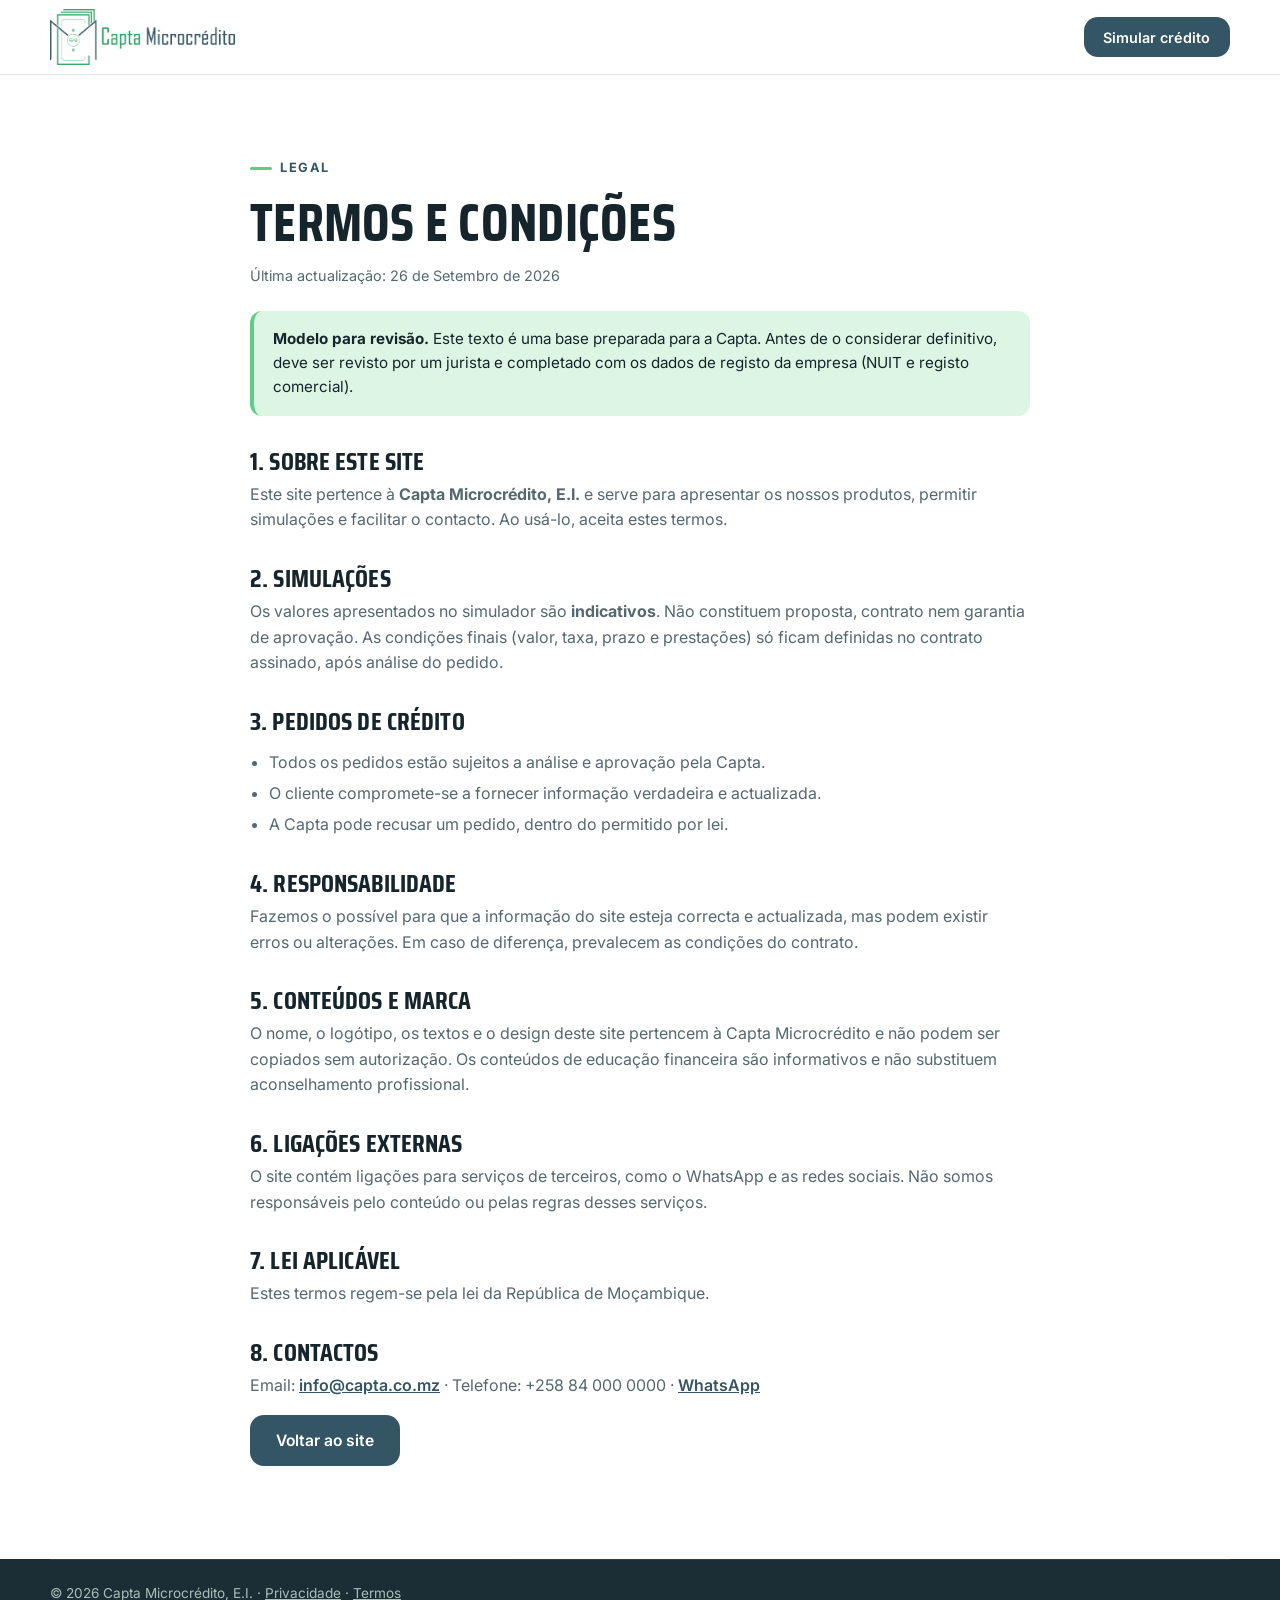
<file: termos.html>
<!doctype html>
<html lang="pt">
<head>
  <meta charset="utf-8">
  <meta name="viewport" content="width=device-width, initial-scale=1">
  <title>Termos e Condições | Capta Microcrédito</title>
  <meta name="description" content="Termos e condições de utilização do site da Capta Microcrédito.">
  <meta name="robots" content="index,follow">
  <link rel="icon" href="assets/favicon.png" type="image/png">
  <meta name="theme-color" content="#9AE7AF">
  <link rel="preconnect" href="https://fonts.googleapis.com">
  <link rel="preconnect" href="https://fonts.gstatic.com" crossorigin>
  <link href="https://fonts.googleapis.com/css2?family=Saira+Condensed:wght@600;700&family=Inter:wght@400;500;600;700&display=swap" rel="stylesheet">
  <link rel="stylesheet" href="css/style.css?v=3.2">
</head>
<body>
<header class="header">
  <div class="container header__inner">
    <a href="./" class="logo" aria-label="Capta Microcrédito — início">
      <picture><source srcset="assets/logo-branco.png" media="(prefers-color-scheme: dark)"><img src="assets/logo.png" alt="Capta Microcrédito" width="185" height="56"></picture>
    </a>
    <a href="./#simulador" class="btn btn--primary btn--sm">Simular crédito</a>
  </div>
</header>

<main class="section legal">
 <div class="container">
  <span class="eyebrow">Legal</span>
  <h1>Termos e Condições</h1>
  <p class="legal__date">Última actualização: <time datetime="2026-09-26">26 de Setembro de 2026</time></p>
  <div class="legal__note"><strong>Modelo para revisão.</strong> Este texto é uma base preparada para a Capta. Antes de o considerar definitivo, deve ser revisto por um jurista e completado com os dados de registo da empresa (NUIT e registo comercial).</div>

  <h2>1. Sobre este site</h2>
  <p>Este site pertence à <strong>Capta Microcrédito, E.I.</strong> e serve para apresentar os nossos produtos, permitir simulações e facilitar o contacto. Ao usá-lo, aceita estes termos.</p>

  <h2>2. Simulações</h2>
  <p>Os valores apresentados no simulador são <strong>indicativos</strong>. Não constituem proposta, contrato nem garantia de aprovação. As condições finais (valor, taxa, prazo e prestações) só ficam definidas no contrato assinado, após análise do pedido.</p>

  <h2>3. Pedidos de crédito</h2>
  <ul>
    <li>Todos os pedidos estão sujeitos a análise e aprovação pela Capta.</li>
    <li>O cliente compromete-se a fornecer informação verdadeira e actualizada.</li>
    <li>A Capta pode recusar um pedido, dentro do permitido por lei.</li>
  </ul>

  <h2>4. Responsabilidade</h2>
  <p>Fazemos o possível para que a informação do site esteja correcta e actualizada, mas podem existir erros ou alterações. Em caso de diferença, prevalecem as condições do contrato.</p>

  <h2>5. Conteúdos e marca</h2>
  <p>O nome, o logótipo, os textos e o design deste site pertencem à Capta Microcrédito e não podem ser copiados sem autorização. Os conteúdos de educação financeira são informativos e não substituem aconselhamento profissional.</p>

  <h2>6. Ligações externas</h2>
  <p>O site contém ligações para serviços de terceiros, como o WhatsApp e as redes sociais. Não somos responsáveis pelo conteúdo ou pelas regras desses serviços.</p>

  <h2>7. Lei aplicável</h2>
  <p>Estes termos regem-se pela lei da República de Moçambique.</p>

  <h2>8. Contactos</h2>
  <p>Email: <a data-c="email" href="#">—</a> · Telefone: <span data-c="tel">—</span> · <a data-c="wa" href="#" target="_blank" rel="noopener">WhatsApp</a></p>
  <p><a href="./" class="btn btn--primary">Voltar ao site</a></p>
 </div>
</main>
<footer class="footer footer--mini">
  <div class="container footer__bottom">
    <p>© <span id="ano"></span> Capta Microcrédito, E.I. · <a href="privacidade.html">Privacidade</a> · <a href="termos.html">Termos</a></p>
  </div>
</footer>
<script src="js/config.js?v=3.2"></script>
<script>
(function(){var c=window.CAPTA&&CAPTA.contactos;document.getElementById("ano").textContent=new Date().getFullYear();if(!c)return;
document.querySelectorAll("[data-c]").forEach(function(el){var k=el.getAttribute("data-c");
if(k==="email"){el.textContent=c.email;el.href="mailto:"+c.email}
else if(k==="tel"){el.textContent=c.telefones.join(" / ")}
else if(k==="morada"){el.textContent=c.morada}
else if(k==="wa"){el.href="https://wa.me/"+c.whatsapp}});})();
</script>
</body>
</html>
</file>
<file: css/style.css>
/* ===== Capta Microcrédito — v3 =====
   Cores da marca: altere só as variáveis em :root (e no bloco do modo escuro). */
:root{
  --mint:#9AE7AF;          /* verde-menta do logótipo */
  --mint-600:#5FCB84;
  --mint-100:#DDF6E4;
  --mint-50:#F0FBF3;
  --slate:#335564;         /* azul-ardósia do logótipo */
  --slate-700:#284653;
  --slate-900:#1B2E36;
  --ink:#16252C;
  --muted:#556870;
  --line:#D8E6E0;
  --bg:#FFFFFF;
  --surface:#FFFFFF;
  --tint:#F4FAF6;
  --on-mint:#16252C;
  --radius:20px;
  --shadow:0 18px 40px -18px rgba(27,46,54,.28);
  --font-head:"Saira Condensed","Arial Narrow",sans-serif;
  --font-body:"Inter",system-ui,sans-serif;
  /* aliases usados pelos scripts/antigos */
  --primary:var(--slate);--primary-dark:var(--slate-900);--primary-soft:var(--mint-100);--accent:var(--mint);--accent-dark:var(--mint-600);
  color-scheme:light;
}
@media (prefers-color-scheme:dark){
  :root{
    --ink:#E7F1EC;--muted:#A5B8B1;--line:#2C434C;--bg:#121F25;--surface:#1A2B32;--tint:#16262D;
    --mint-50:#16262D;--mint-100:#21383F;--primary-soft:#21383F;
    --shadow:0 18px 40px -18px rgba(0,0,0,.6);
    color-scheme:dark;
  }
}
*{box-sizing:border-box}
html{scroll-behavior:smooth;scroll-padding-top:84px}
body{margin:0;font-family:var(--font-body);color:var(--ink);background:var(--bg);line-height:1.6;-webkit-font-smoothing:antialiased}
img,svg{display:block;max-width:100%}
a{color:inherit}
h1,h2,h3,h4{font-family:var(--font-head);font-weight:700;line-height:1.02;margin:0 0 .5em;letter-spacing:.005em;text-wrap:balance}
h1{font-size:clamp(2.6rem,6vw,4.4rem);text-transform:uppercase;line-height:1.1}
h2{font-size:clamp(2rem,4vw,2.9rem);text-transform:uppercase}
h3{font-size:1.45rem}
p{margin:0 0 1em}
.container{width:min(1180px,100% - 32px);margin-inline:auto}

/* Botões */
.btn{display:inline-flex;align-items:center;justify-content:center;gap:.5rem;padding:.9rem 1.5rem;border-radius:14px;font:600 .98rem var(--font-body);text-decoration:none;border:2px solid transparent;cursor:pointer;transition:transform .15s,background .2s,box-shadow .2s}
.btn:hover{transform:translateY(-2px)}
.btn:focus-visible,a:focus-visible,button:focus-visible{outline:3px solid var(--mint-600);outline-offset:2px}
.btn--primary{background:var(--slate);color:#fff}
.btn--primary:hover{background:var(--slate-900)}
.btn--accent{background:var(--mint);color:var(--on-mint)}
.btn--accent:hover{background:var(--mint-600)}
.btn--ghost{border-color:var(--slate);color:var(--slate);background:transparent}
.btn--light{background:rgba(255,255,255,.12);color:#fff;border-color:rgba(255,255,255,.25)}
.btn--light:hover{background:rgba(255,255,255,.2)}
.btn--sm{padding:.6rem 1.1rem;font-size:.9rem}
.btn--block{width:100%}
.wa-ico{width:20px;height:20px;fill:currentColor}
.eyebrow{display:inline-flex;align-items:center;gap:.5rem;font-size:.8rem;font-weight:700;letter-spacing:.12em;text-transform:uppercase;color:var(--slate);margin-bottom:.9rem}
.eyebrow::before{content:"";width:22px;height:3px;border-radius:3px;background:var(--mint-600)}
.eyebrow--light{color:var(--mint)}

/* Cabeçalho */
.header{position:sticky;top:0;z-index:50;background:color-mix(in srgb,var(--bg) 88%,transparent);backdrop-filter:blur(10px);border-bottom:1px solid var(--line)}
.header__inner{display:flex;align-items:center;justify-content:space-between;height:74px}
.logo img{height:50px;width:auto}
.nav{display:flex;align-items:center;gap:1.5rem}
.nav a{text-decoration:none;font-weight:500;font-size:.95rem}
.nav a:not(.btn):hover{color:var(--mint-600)}
.menu-toggle{display:none;background:none;border:0;padding:8px;cursor:pointer}
.menu-toggle span{display:block;width:24px;height:2px;background:var(--ink);margin:5px 0}

/* HERO (menta) */
.hero{position:relative;overflow:hidden;background:var(--mint);color:var(--on-mint);padding:clamp(3rem,7vw,5.5rem) 0 clamp(3.5rem,7vw,6rem)}
.hero::before{content:"";position:absolute;inset:0;pointer-events:none;opacity:.35;
  background-image:url("data:image/svg+xml,%3Csvg xmlns='http://www.w3.org/2000/svg' width='140' height='140' viewBox='0 0 140 140'%3E%3Cpath d='M24 110V36l46 38 46-38v74' fill='none' stroke='%23ffffff' stroke-width='3'/%3E%3C/svg%3E");background-size:140px}
.hero__inner{position:relative;display:grid;grid-template-columns:1.15fr .85fr;gap:3rem;align-items:center}
.hero .eyebrow{color:var(--slate-900)}
.hero .eyebrow::before{background:var(--slate)}
.hl{display:inline-block;margin-top:.12em;line-height:1.05;background:#fff;color:var(--slate);padding:.02em .18em 0;border-radius:10px;box-decoration-break:clone;-webkit-box-decoration-break:clone}
.lead{font-size:1.12rem;max-width:36em;color:var(--slate-900)}
.hero__cta{display:flex;flex-wrap:wrap;gap:.8rem;margin:1.8rem 0 2.2rem}
.hero .btn--accent{background:var(--slate);color:#fff}
.hero .btn--accent:hover{background:var(--slate-900)}
.hero__stats{list-style:none;padding:0;margin:0;display:flex;gap:1rem;flex-wrap:wrap}
.hero__stats li{background:rgba(255,255,255,.55);border:1px solid rgba(255,255,255,.8);border-radius:16px;padding:.7rem 1.1rem;min-width:130px}
.hero__stats strong{display:block;font:700 2.1rem/1 var(--font-head);color:var(--slate)}
.hero__stats span{font-size:.82rem;color:var(--slate-900)}

/* Simulação rápida */
.qsim{background:#fff;color:#16252C;border-radius:26px;padding:1.8rem;box-shadow:0 40px 80px -30px rgba(27,46,54,.55)}
.qsim__title{font:700 1.35rem var(--font-head);text-transform:uppercase;margin:0 0 1rem;color:var(--slate)}
.qsim__row{display:flex;justify-content:space-between;align-items:baseline;font-size:.88rem;font-weight:600}
.qsim__val{font:700 1.7rem var(--font-head);color:var(--slate)}
.qsim input[type=range]{width:100%;margin:.6rem 0 1rem;accent-color:var(--slate)}
.qsim__pills{display:flex;gap:.4rem;margin:.45rem 0 1rem}
.qsim__pills button{flex:1;padding:.55rem .3rem;border-radius:10px;border:1.5px solid #D8E6E0;background:#fff;font:600 .84rem var(--font-body);color:#16252C;cursor:pointer}
.qsim__pills button[aria-pressed="true"]{background:var(--slate);border-color:var(--slate);color:#fff}
.qsim__out{background:#F0FBF3;border:1px dashed var(--mint-600);border-radius:16px;padding:1rem 1.1rem;margin:.3rem 0 1rem}
.qsim__out p{margin:0;font-size:.84rem;color:#556870}
.qsim__out strong{display:block;font:700 2.6rem/1.05 var(--font-head);color:var(--slate)}
.qsim__actions{display:grid;grid-template-columns:1fr 1fr;gap:.5rem}
.qsim__actions .btn{padding:.8rem .5rem;font-size:.88rem}
.qsim__note{font-size:.72rem;color:#556870;margin:.8rem 0 0;text-align:center}

/* Faixa de pagamentos */
.paystrip{background:var(--slate-900);color:#fff;padding:.9rem 0}
.paystrip__inner{display:flex;flex-wrap:wrap;align-items:center;justify-content:center;gap:.6rem 1.2rem}
.paystrip__label{font:700 1.05rem var(--font-head);text-transform:uppercase;letter-spacing:.04em;color:var(--mint)}
.paystrip ul{list-style:none;margin:0;padding:0;display:flex;flex-wrap:wrap;gap:.5rem;justify-content:center}
.paystrip li{border:1px solid rgba(154,231,175,.35);border-radius:999px;padding:.3rem .9rem;font-size:.85rem;font-weight:600}

/* Secções */
.section{padding:clamp(3rem,6vw,5rem) 0}
.section--tint{background:var(--tint)}
.section--dark{background:var(--slate-900);color:#fff}
.section__head{max-width:760px;margin:0 0 2.2rem}
.section__head--center{text-align:center;margin-inline:auto}
.section__head p{color:var(--muted);font-size:1.05rem}
.card{background:var(--surface);border:1px solid var(--line);border-radius:var(--radius);padding:1.8rem;color:var(--ink)}

/* Bento — diferenciais */
.bento{display:grid;grid-template-columns:repeat(4,1fr);grid-auto-rows:minmax(170px,auto);gap:1rem}
.tile{border-radius:var(--radius);padding:1.6rem;border:1px solid var(--line);background:var(--surface);display:flex;flex-direction:column;position:relative;overflow:hidden}
.tile h3{margin-bottom:.35em}
.tile p{color:var(--muted);font-size:.94rem;margin:0}
.tile--hero{grid-column:span 2;grid-row:span 2;background:var(--slate);color:#fff;border:0;justify-content:flex-end}
.tile--hero h3{font-size:clamp(2.2rem,4vw,3.2rem);text-transform:uppercase}
.tile--hero p{color:#D6E6E0;font-size:1.02rem;max-width:26em}
.tile--hero svg{position:absolute;top:1.4rem;right:1.4rem;width:46%;max-width:240px;opacity:.95}
.tile--mint{background:var(--mint);color:var(--on-mint);border:0}
.tile--mint p{color:var(--slate-900)}
.tile__big{font:700 3.6rem/1 var(--font-head);color:var(--slate)}
.tile--wide{grid-column:span 2}
.tile__icon{width:44px;height:44px;border-radius:12px;background:var(--mint-100);display:grid;place-items:center;margin-bottom:auto}
.tile__icon svg{width:22px;height:22px;fill:none;stroke:var(--slate);stroke-width:2;stroke-linecap:round;stroke-linejoin:round}
@media (prefers-color-scheme:dark){.tile__icon svg{stroke:var(--mint)}.tile__big{color:var(--slate-900)}}

/* Produtos */
.products{display:grid;grid-template-columns:1fr 1fr;gap:1rem}
.product{border-radius:26px;padding:2.2rem;display:flex;flex-direction:column;position:relative;border:1px solid var(--line);background:var(--surface)}
.product--dark{background:var(--slate-900);color:#fff;border:0}
.product--dark p,.product--dark li{color:#CFE0DA}
.product h3{font-size:2.3rem;text-transform:uppercase}
.product p{color:var(--muted)}
.product .btn{margin-top:auto;align-self:flex-start}
.product__tag{position:absolute;top:1.5rem;right:1.5rem;background:var(--mint);color:var(--on-mint);font-size:.75rem;font-weight:700;padding:.3rem .8rem;border-radius:999px}
.checks{list-style:none;padding:0;margin:0 0 1.8rem}
.checks li{position:relative;padding-left:1.8rem;margin:.55rem 0}
.checks li::before{content:"";position:absolute;left:0;top:.3em;width:1.15rem;height:1.15rem;border-radius:50%;background:var(--mint) url("data:image/svg+xml,%3Csvg xmlns='http://www.w3.org/2000/svg' viewBox='0 0 24 24'%3E%3Cpath fill='%231B2E36' d='M9 16.2 4.8 12l-1.4 1.4L9 19 21 7l-1.4-1.4z'/%3E%3C/svg%3E") center/70% no-repeat}

/* Simulador completo */
.sim{display:grid;grid-template-columns:1.1fr .9fr;border-radius:28px;overflow:hidden;box-shadow:var(--shadow);border:1px solid var(--line)}
.sim__form{padding:2.2rem;background:var(--surface);display:flex;flex-direction:column;gap:1.5rem}
.seg{border:0;padding:0;margin:0}
.seg legend,.field label{font-weight:600;font-size:.95rem;margin-bottom:.6rem;padding:0}
.seg__opts{display:flex;flex-wrap:wrap;gap:.5rem}
.seg__opts button{flex:1 1 auto;min-width:90px;padding:.7rem 1rem;border-radius:12px;border:1.5px solid var(--line);background:var(--surface);font:600 .92rem var(--font-body);color:var(--ink);cursor:pointer;transition:.15s}
.seg__opts button:hover{border-color:var(--slate)}
.seg__opts button[aria-pressed="true"]{background:var(--slate);border-color:var(--slate);color:#fff}
.field__row{display:flex;justify-content:space-between;align-items:baseline}
.field__val{font:700 2rem var(--font-head);color:var(--slate)}
@media (prefers-color-scheme:dark){.field__val{color:var(--mint)}}
.field__minmax{display:flex;justify-content:space-between;font-size:.8rem;color:var(--muted)}
input[type=range]{width:100%;margin:.8rem 0 .3rem;accent-color:var(--slate);cursor:pointer}
.sim__result{background:var(--slate);color:#fff;padding:2.2rem;display:flex;flex-direction:column}
.sim__label{margin:0;opacity:.85}
.sim__big{font:700 clamp(2.8rem,5vw,3.8rem)/1 var(--font-head);color:var(--mint);margin:.2rem 0 1.2rem}
.sim__list{margin:0 0 1.4rem}
.sim__list div{display:flex;justify-content:space-between;padding:.55rem 0;border-bottom:1px solid rgba(255,255,255,.15);font-size:.95rem}
.sim__list dt{opacity:.85}
.sim__list dd{margin:0;font-weight:600}
.sim__total{font-size:1.05rem!important;border-bottom:0!important}
.sim__total dd{color:var(--mint)}
.sim__actions{display:flex;flex-wrap:wrap;gap:.6rem;margin-top:auto}
.sim__actions .btn{flex:1 1 auto}
.sim__disclaimer{font-size:.78rem;opacity:.75;margin:1rem 0 0}
.plano{margin-top:1.5rem;background:var(--surface);border:1px solid var(--line);border-radius:var(--radius);padding:1.8rem}
.plano__head p{color:var(--muted)}
.table-wrap{overflow:auto;max-height:420px}
table{width:100%;border-collapse:collapse;font-size:.93rem}
th,td{padding:.65rem .8rem;text-align:right;border-bottom:1px solid var(--line);white-space:nowrap}
th:first-child,td:first-child,th:nth-child(2),td:nth-child(2){text-align:left}
thead th{position:sticky;top:0;background:var(--tint);font-weight:600}

/* Como pedir (passos + requisitos) */
.howto{display:grid;grid-template-columns:1fr 1fr;gap:3rem;align-items:start}
.steps{list-style:none;padding:0;margin:0;position:relative}
.steps::before{content:"";position:absolute;left:23px;top:10px;bottom:10px;width:2px;background:var(--line)}
.steps li{position:relative;display:grid;grid-template-columns:48px 1fr;gap:1rem;padding:0 0 1.6rem}
.steps__n{position:relative;z-index:1;display:grid;place-items:center;width:48px;height:48px;border-radius:14px;background:var(--mint);color:var(--on-mint);font:700 1.4rem var(--font-head)}
.steps h3{margin:.3rem 0 .2rem}
.steps p{color:var(--muted);margin:0;font-size:.95rem}
.req-cards{display:grid;gap:1rem}
.req-cards h3{display:flex;align-items:center;gap:.6rem}
.docs{list-style:none;padding:0;margin:0}
.docs li{padding:.5rem 0 .5rem 1.6rem;border-bottom:1px dashed var(--line);position:relative;color:var(--muted);font-size:.95rem}
.docs li:last-child{border-bottom:0}
.docs li::before{content:"";position:absolute;left:0;top:.95em;width:10px;height:10px;border-radius:3px;border:2px solid var(--mint-600)}
.badge-24{display:inline-flex;align-items:center;gap:.8rem;background:var(--slate);color:#fff;border-radius:16px;padding:.8rem 1.2rem;margin-top:.4rem}
.badge-24 strong{font:700 2.4rem/1 var(--font-head);color:var(--mint)}
.badge-24 span{font-size:.85rem;line-height:1.3}

/* Pedido */
.pedido{display:grid;grid-template-columns:.9fr 1.1fr;gap:3rem;align-items:start}
.pedido__text p{opacity:.9}
.pedido .checks li::before{background-color:var(--mint)}
.form{background:#fff;color:#16252C;border:0}
.form label{display:flex;flex-direction:column;gap:.35rem;font-size:.88rem;font-weight:600}
.form__grid{display:grid;grid-template-columns:1fr 1fr;gap:1rem;margin-bottom:1rem}
.form input,.form select{font:inherit;font-weight:400;padding:.8rem .9rem;border:1.5px solid #D8E6E0;border-radius:12px;background:#fff;color:#16252C;width:100%}
.form input:focus,.form select:focus{outline:none;border-color:var(--slate);box-shadow:0 0 0 3px var(--mint-100)}
.form input[readonly]{background:#F4FAF6}
.consent{flex-direction:row!important;align-items:flex-start;gap:.6rem!important;font-weight:400!important;color:#556870;margin-bottom:1rem}
.consent input{width:auto;margin-top:.3rem}
.form__error{color:#B42318;font-size:.88rem}
.form__note{text-align:center;font-size:.85rem;color:#556870;margin:.8rem 0 0}
.form .invalid{border-color:#B42318}

/* Educação financeira — carrossel no telemóvel */
.edu{display:grid;grid-template-columns:repeat(3,1fr);gap:1rem}
.edu__card{background:var(--surface);border:1px solid var(--line);border-radius:var(--radius);padding:1.6rem;display:flex;flex-direction:column;transition:transform .2s,box-shadow .2s}
.edu__card:hover{transform:translateY(-4px);box-shadow:var(--shadow)}
.edu__tag{align-self:flex-start;font-size:.72rem;font-weight:700;text-transform:uppercase;letter-spacing:.08em;color:var(--slate-900);background:var(--mint);padding:.25rem .7rem;border-radius:999px;margin-bottom:.9rem}
.edu__card p{color:var(--muted);font-size:.94rem}
.edu__ex{margin-top:auto;background:var(--tint);border-radius:12px;padding:.8rem 1rem;font-size:.88rem}
.edu__ex b{color:var(--slate)}
@media (prefers-color-scheme:dark){.edu__ex b{color:var(--mint)}}

/* Sobre */
.about{display:grid;grid-template-columns:1.1fr .9fr;gap:3rem;align-items:center}
.about__quote{font:700 clamp(2rem,4vw,3rem)/1.05 var(--font-head);text-transform:uppercase;color:var(--slate);margin:0 0 1rem}
@media (prefers-color-scheme:dark){.about__quote{color:var(--mint)}}
.about__quote span{color:var(--mint-600)}
.mvv{display:grid;gap:1rem}
.mvv h3{font-size:1.2rem;text-transform:uppercase;margin-bottom:.2em;color:var(--slate)}
@media (prefers-color-scheme:dark){.mvv h3{color:var(--mint)}}
.mvv p{color:var(--muted);margin:0}
.pills{list-style:none;padding:0;margin:0;display:flex;flex-wrap:wrap;gap:.5rem}
.pills li{background:var(--mint-100);color:var(--ink);padding:.35rem .85rem;border-radius:999px;font-size:.85rem;font-weight:600}

/* FAQ */
.faqwrap{display:grid;grid-template-columns:.8fr 1.2fr;gap:3rem;align-items:start}
.faq details{background:var(--surface);border:1px solid var(--line);border-radius:14px;margin-bottom:.7rem;padding:0 1.3rem}
.faq summary{cursor:pointer;list-style:none;padding:1.1rem 0;font-weight:600;display:flex;justify-content:space-between;gap:1rem}
.faq summary::-webkit-details-marker{display:none}
.faq summary::after{content:"+";font:700 1.5rem/1 var(--font-head);color:var(--mint-600)}
.faq details[open] summary::after{content:"–"}
.faq details p{color:var(--muted);padding-bottom:1.1rem;margin:0}

/* Rodapé */
.footer{background:var(--slate-900);color:#CFE0DA;padding:4rem 0 0}
.footer__grid{display:grid;grid-template-columns:1.3fr 1fr 1fr;gap:2.5rem}
.footer h4{color:#fff;font-size:1.3rem;text-transform:uppercase}
.footer__slogan{margin:1rem 0;font:600 1.3rem var(--font-head);color:var(--mint)}
.footer__list{list-style:none;padding:0;margin:0}
.footer__list li{margin:.55rem 0;font-size:.93rem}
.footer__list a{text-decoration:none}
.footer__list a:hover{color:var(--mint)}
.social{display:flex;gap:.6rem}
.social a{width:40px;height:40px;border-radius:12px;background:rgba(255,255,255,.08);display:grid;place-items:center}
.social a:hover{background:var(--mint)}
.social svg{width:18px;height:18px;fill:#fff}
.footer__bottom{border-top:1px solid rgba(255,255,255,.1);margin-top:3rem;padding:1.4rem 0;font-size:.85rem;opacity:.8}
.footer__bottom p{margin:0}

.wa-float{position:fixed;right:20px;bottom:20px;width:58px;height:58px;border-radius:18px;background:#25D366;display:grid;place-items:center;box-shadow:0 10px 26px rgba(0,0,0,.25);z-index:60;transition:transform .2s}
.wa-float:hover{transform:scale(1.08)}
.wa-float svg{width:30px;height:30px;fill:#fff}
.mbar{display:none}

/* Animações */
.reveal{opacity:0;transform:translateY(24px);transition:opacity .6s ease,transform .6s ease}
.reveal.is-in{opacity:1;transform:none}
@media (prefers-reduced-motion:reduce){.reveal{opacity:1;transform:none;transition:none}html{scroll-behavior:auto}}

/* Responsivo */
@media (max-width:1024px){
  .bento{grid-template-columns:repeat(2,1fr)}
  .edu{grid-template-columns:repeat(2,1fr)}
}
@media (max-width:860px){
  .menu-toggle{display:block}
  .nav{position:absolute;top:74px;left:0;right:0;flex-direction:column;align-items:stretch;gap:0;background:var(--bg);border-bottom:1px solid var(--line);padding:.5rem 16px 1rem;display:none}
  .nav.open{display:flex}
  .nav a{padding:.8rem 0;border-bottom:1px solid var(--line)}
  .nav a.btn{margin-top:.8rem;border:0}
  .hero__inner,.sim,.pedido,.howto,.about,.faqwrap,.products{grid-template-columns:1fr}
  .hero__inner{gap:2rem}
  .footer__grid{grid-template-columns:1fr}
  /* carrossel */
  .edu{display:flex;overflow-x:auto;scroll-snap-type:x mandatory;gap:.8rem;margin-inline:-16px;padding:0 16px 1rem;scrollbar-width:none}
  .edu::-webkit-scrollbar{display:none}
  .edu__card{flex:0 0 82%;scroll-snap-align:start}
  .mbar{display:grid;grid-template-columns:1fr 1fr;gap:.5rem;position:fixed;left:0;right:0;bottom:0;z-index:70;background:var(--bg);border-top:1px solid var(--line);padding:.6rem 12px calc(.6rem + env(safe-area-inset-bottom))}
  .mbar .btn{padding:.8rem .5rem}
  .wa-float{display:none}
  body{padding-bottom:74px}
}
@media (max-width:560px){
  .bento{grid-template-columns:1fr}
  .tile--hero,.tile--wide{grid-column:span 1}
  .tile--hero{grid-row:span 1;min-height:300px}
  .form__grid{grid-template-columns:1fr}
  .sim__form,.sim__result,.card,.product{padding:1.4rem}
  .hero__stats li{min-width:0;flex:1}
}

/* Impressão / PDF da simulação — 1 folha A4 */
#printArea{display:none}
@page{size:A4;margin:11mm 12mm}
@media print{
  html,body{background:#fff!important;padding:0!important;margin:0}
  body>*:not(#printArea){display:none!important}
  #printArea{display:block}
  *{-webkit-print-color-adjust:exact;print-color-adjust:exact}
}
.pdf{font:9.5pt/1.4 "Inter",Arial,sans-serif;color:#16252C}
.pdf h2{font:700 13pt/1.1 "Saira Condensed","Arial Narrow",sans-serif;text-transform:uppercase;color:#335564;margin:0 0 2.5mm}
.pdf__head{display:flex;justify-content:space-between;align-items:center;padding-bottom:3.5mm;border-bottom:1.2mm solid #9AE7AF;margin-bottom:4mm}
.pdf__head img{height:15mm;width:auto}
.pdf__meta{text-align:right;font-size:8.5pt;color:#556870}
.pdf__meta b{display:block;font:700 15pt/1.1 "Saira Condensed","Arial Narrow",sans-serif;text-transform:uppercase;color:#335564}
.pdf__hero{display:grid;grid-template-columns:1.3fr 1fr;border-radius:4mm;overflow:hidden;margin-bottom:4mm}
.pdf__hero>div{padding:4mm 5mm}
.pdf__hero p{margin:0;font-size:8.5pt}
.pdf__hero strong{display:block;font:700 24pt/1.05 "Saira Condensed","Arial Narrow",sans-serif}
.pdf__main{background:#9AE7AF;color:#1B2E36}
.pdf__main strong{color:#1B2E36}
.pdf__total{background:#335564;color:#fff}
.pdf__total strong{color:#9AE7AF}
.pdf__grid{display:grid;grid-template-columns:repeat(3,1fr);gap:2mm;margin-bottom:5mm}
.pdf__grid div{border:.3mm solid #D8E6E0;border-radius:2.5mm;padding:2.2mm 3mm}
.pdf__grid span{display:block;font-size:7.5pt;text-transform:uppercase;letter-spacing:.06em;color:#556870}
.pdf__grid b{font-size:10pt}
.pdf__plan{display:grid;gap:3mm;margin-bottom:5mm}
.pdf__plan table{width:100%;border-collapse:collapse;font-size:8pt}
.pdf__plan th{background:#F0FBF3;color:#335564;font-weight:700;text-align:right;padding:1.3mm 1.6mm;border-bottom:.4mm solid #9AE7AF}
.pdf__plan td{padding:.9mm 1.6mm;text-align:right;border-bottom:.2mm solid #E6EFEB;white-space:nowrap}
.pdf__plan th:first-child,.pdf__plan td:first-child{text-align:left;color:#556870}
.pdf__plan th:nth-child(2),.pdf__plan td:nth-child(2){text-align:left}
.pdf__plan tr:nth-child(even) td{background:#FAFDFB}
.pdf--dense .pdf__plan table{font-size:7pt}
.pdf--dense .pdf__plan td{padding:.55mm 1.2mm}
.pdf__next{display:grid;grid-template-columns:repeat(3,1fr);gap:3mm;margin-bottom:4mm}
.pdf__next div{background:#F0FBF3;border-radius:2.5mm;padding:2.5mm 3mm;font-size:8pt}
.pdf__next b{display:block;color:#335564;font-size:8.5pt}
.pdf__foot{border-top:.3mm solid #D8E6E0;padding-top:2.5mm;display:flex;justify-content:space-between;gap:4mm;font-size:7.5pt;color:#556870}
.pdf__foot em{font:600 10pt "Saira Condensed","Arial Narrow",sans-serif;color:#335564;font-style:normal;white-space:nowrap}

/* ===== v3.2 — acessibilidade, páginas legais e 404 ===== */
.logo img{height:56px}
@media (max-width:560px){.logo img{height:48px}}
.nav a:not(.btn):hover{color:var(--slate);text-decoration:underline;text-decoration-color:var(--mint-600);text-decoration-thickness:3px;text-underline-offset:6px}
.about__quote span{background:var(--mint);color:var(--slate-900);padding:0 .12em;border-radius:8px}
@media (prefers-color-scheme:dark){
  .eyebrow{color:var(--mint)}
  .hero .eyebrow{color:var(--slate-900)}
  .nav a:not(.btn):hover{color:var(--mint)}
  .btn--ghost{border-color:var(--mint);color:var(--mint)}
  .hero .btn--ghost{border-color:var(--slate);color:var(--slate)}
  .legal a:not(.btn){color:var(--mint)}
}
.consent a,.legal a:not(.btn){color:var(--slate);font-weight:600}
.footer__legal{display:flex;gap:1rem;flex-wrap:wrap}
.footer a{color:inherit}
.footer--mini{padding:0}
.footer--mini .footer__bottom{margin-top:0}
.form__hint{font-weight:400;color:#556870;font-size:.78rem}

.legal .container{max-width:780px}
.legal h1{font-size:clamp(2.4rem,5vw,3.4rem);margin-bottom:.2em}
.legal h2{font-size:1.6rem;margin:2rem 0 .5rem}
.legal p,.legal li{color:var(--muted)}
.legal ul{padding-left:1.2rem}
.legal li{margin:.35rem 0}
.legal__date{font-size:.9rem}
.legal__note{background:var(--mint-100);border-left:4px solid var(--mint-600);border-radius:12px;padding:1rem 1.2rem;margin:1.5rem 0;color:var(--ink);font-size:.95rem}

.notfound{text-align:center;min-height:62vh;display:grid;place-items:center}
.notfound__art{width:180px;margin:0 auto 1.5rem}
.notfound p{color:var(--muted);max-width:32em;margin-inline:auto}
.notfound__cta{justify-content:center}

/* ===== v3.4 — transparência e dados institucionais ===== */
.calc{margin-top:.8rem;font-size:.85rem;opacity:.95}
.calc summary{cursor:pointer;font-weight:600;color:var(--mint)}
.calc p{margin:.5rem 0 0;line-height:1.55;opacity:.9}
.footer__inst{list-style:none;padding:0;margin:0 0 1rem;font-size:.82rem;opacity:.85}
.footer__inst li{margin:.2rem 0}
.form__note a{color:var(--slate);font-weight:600}

/* ===== v3.5 ===== */
.howto__steps .badge-24{margin:0 0 0 64px}
.hero__prods{list-style:none;padding:0;margin:1.2rem 0 0;display:flex;flex-wrap:wrap;gap:.5rem}
.hero__prods a{display:inline-flex;align-items:center;gap:.45rem;text-decoration:none;background:rgba(255,255,255,.7);border:1px solid #fff;color:var(--slate-900);font-weight:600;font-size:.92rem;padding:.45rem .9rem;border-radius:999px}
.hero__prods a::before{content:"";width:8px;height:8px;border-radius:50%;background:var(--slate)}
.hero__prods a:hover{background:#fff}
</file>
